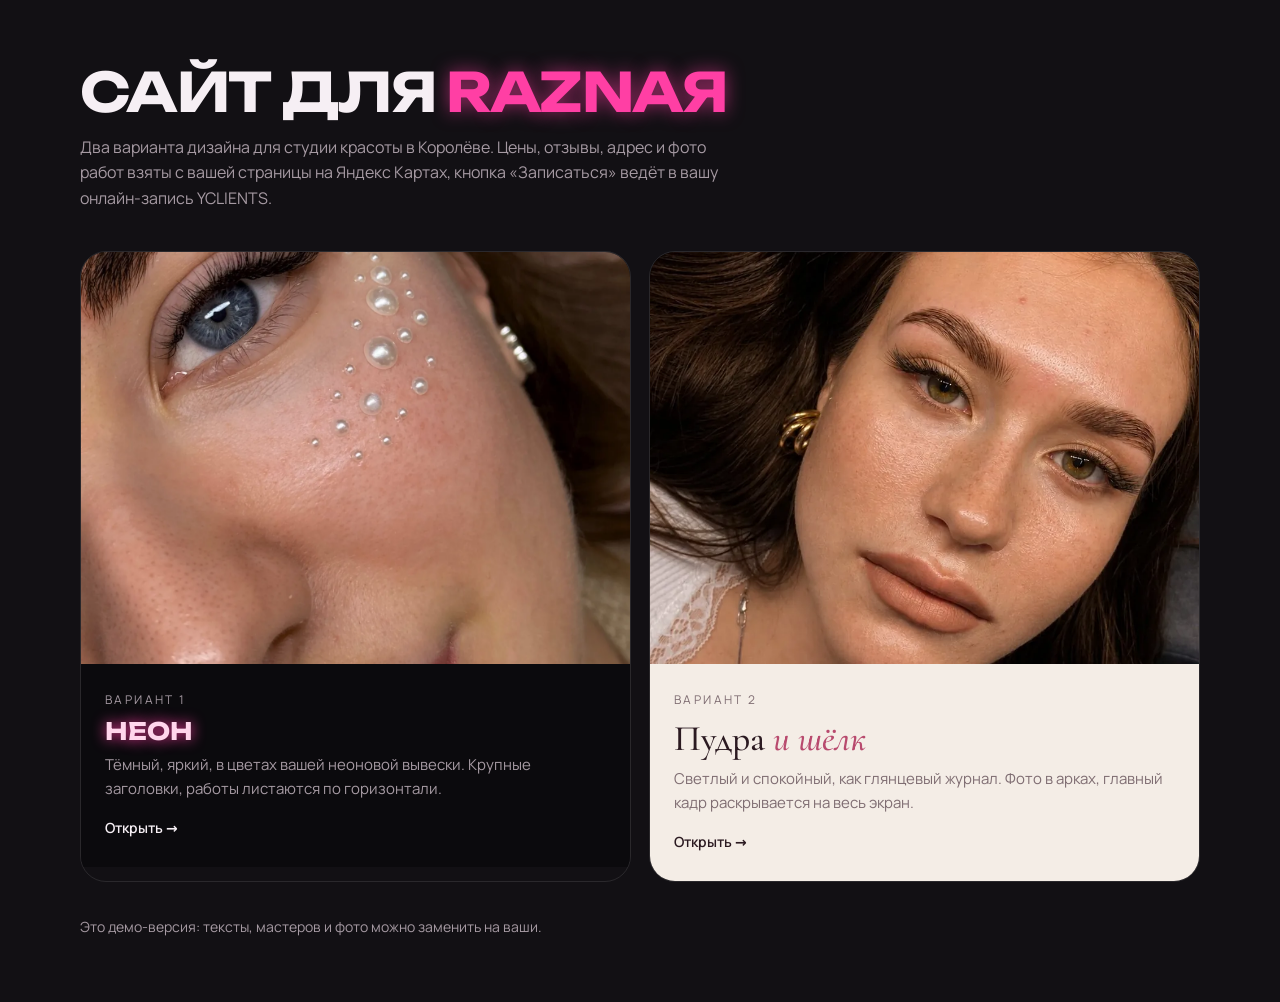
<file: index.html>
<!doctype html>
<html lang="ru">
<head>
<meta charset="utf-8">
<meta name="viewport" content="width=device-width, initial-scale=1">
<meta name="robots" content="noindex, nofollow">
<title>RAZNAЯ — два варианта сайта</title>
<link rel="icon" href="img/favicon.png">
<link rel="stylesheet" href="fonts/fonts.css">
<style>
  :root { --bg: #121014; --ink: #f6eff4; --muted: #a69aa3; color-scheme: dark; }
  * { box-sizing: border-box; margin: 0; padding: 0; }
  body { background: var(--bg); color: var(--ink); font: 400 16px/1.6 'Manrope', system-ui, sans-serif; min-height: 100vh; padding: clamp(28px, 5vw, 64px) 16px; }
  .wrap { max-width: 1120px; margin: 0 auto; }
  h1 { font: 700 clamp(28px, 4.4vw, 54px)/1.05 'Unbounded', sans-serif; text-transform: uppercase; letter-spacing: -.03em; margin-bottom: 14px; }
  h1 span { color: #ff3fa4; text-shadow: 0 0 18px rgba(255, 63, 164, .6); }
  .sub { color: var(--muted); max-width: 640px; margin-bottom: 40px; }
  .grid { display: grid; grid-template-columns: 1fr 1fr; gap: 18px; }
  .card { display: block; border-radius: 26px; overflow: hidden; color: inherit; text-decoration: none; border: 1px solid rgba(255, 255, 255, .1); transition: transform .35s, border-color .35s; }
  .card:hover { transform: translateY(-6px); border-color: rgba(255, 63, 164, .6); }
  .card__img { aspect-ratio: 4/3; overflow: hidden; position: relative; }
  .card__img img { width: 100%; height: 100%; object-fit: cover; transition: transform 1s; }
  .card:hover .card__img img { transform: scale(1.05); }
  .card__body { padding: 22px 24px 26px; }
  .card__body small { font-size: 12px; letter-spacing: .2em; text-transform: uppercase; color: var(--muted); }
  .card__body h2 { font-size: 30px; line-height: 1.15; margin: 6px 0 8px; }
  .card__body p { color: var(--muted); font-size: 15px; }
  .a .card__body { background: #0b0a0d; }
  .a h2 { font-family: 'Unbounded', sans-serif; text-transform: uppercase; font-size: 24px; color: #ffd6ec; text-shadow: 0 0 14px #ff3fa4; }
  .b .card__body { background: #f4ede6; color: #2b1a21; }
  .b .card__body p, .b .card__body small { color: #7f6d72; }
  .b h2 { font-family: 'Cormorant Garamond', serif; font-weight: 500; font-size: 36px; }
  .b h2 i { color: #b84a6e; }
  .go { display: inline-block; margin-top: 16px; font-weight: 600; font-size: 14px; }
  .note { margin-top: 34px; color: var(--muted); font-size: 14px; }
  @media (max-width: 720px) { .grid { grid-template-columns: 1fr; } }
</style>
</head>
<body>
  <div class="wrap">
    <h1>Сайт для <span>RAZNAЯ</span></h1>
    <p class="sub">Два варианта дизайна для студии красоты в Королёве. Цены, отзывы, адрес и фото работ взяты с вашей страницы на Яндекс Картах, кнопка «Записаться» ведёт в вашу онлайн-запись YCLIENTS.</p>
    <div class="grid">
      <a class="card a" href="a/index.html">
        <div class="card__img"><img src="img/face-pearls.webp" alt="Вариант «Неон»"></div>
        <div class="card__body"><small>Вариант 1</small><h2>Неон</h2><p>Тёмный, яркий, в цветах вашей неоновой вывески. Крупные заголовки, работы листаются по горизонтали.</p><span class="go">Открыть →</span></div>
      </a>
      <a class="card b" href="b/index.html">
        <div class="card__img"><img src="img/face-natural.webp" alt="Вариант «Пудра»"></div>
        <div class="card__body"><small>Вариант 2</small><h2>Пудра <i>и шёлк</i></h2><p>Светлый и спокойный, как глянцевый журнал. Фото в арках, главный кадр раскрывается на весь экран.</p><span class="go">Открыть →</span></div>
      </a>
    </div>
    <p class="note">Это демо-версия: тексты, мастеров и фото можно заменить на ваши.</p>
  </div>
</body>
</html>
</file>
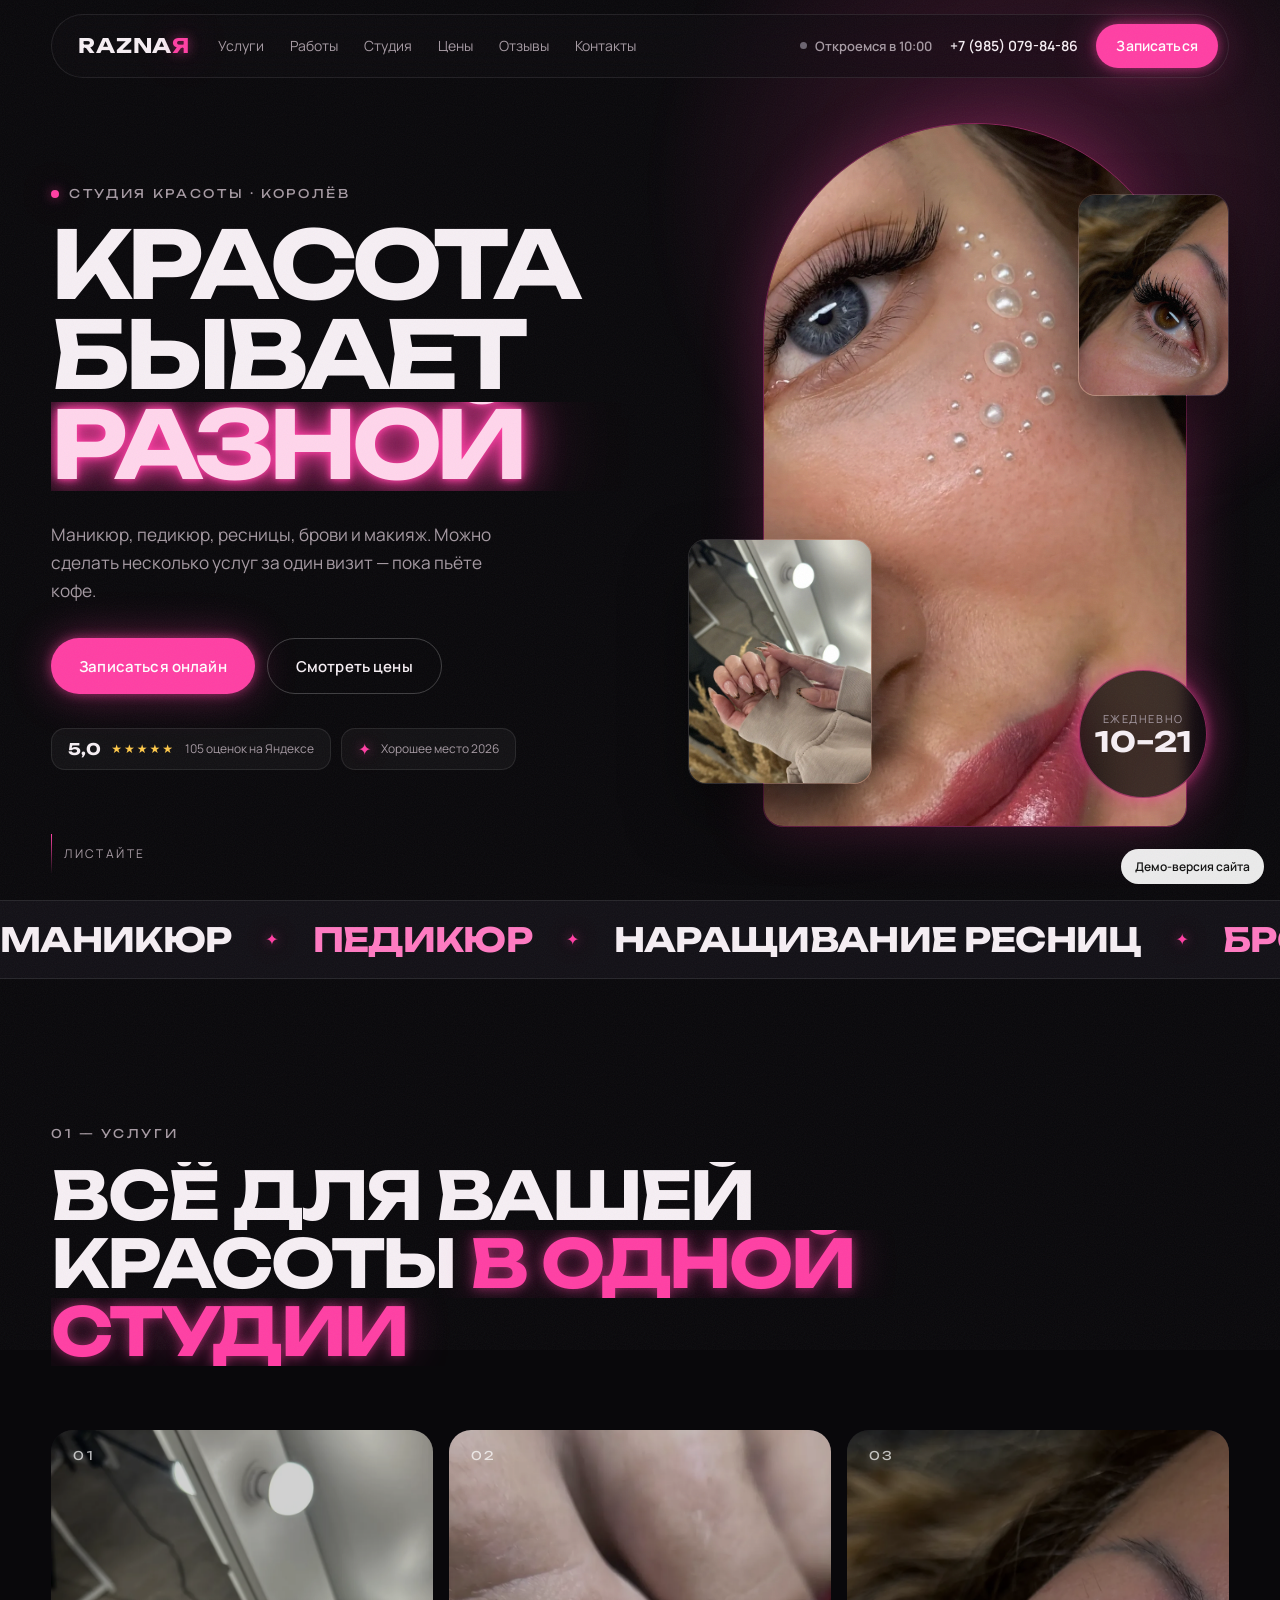
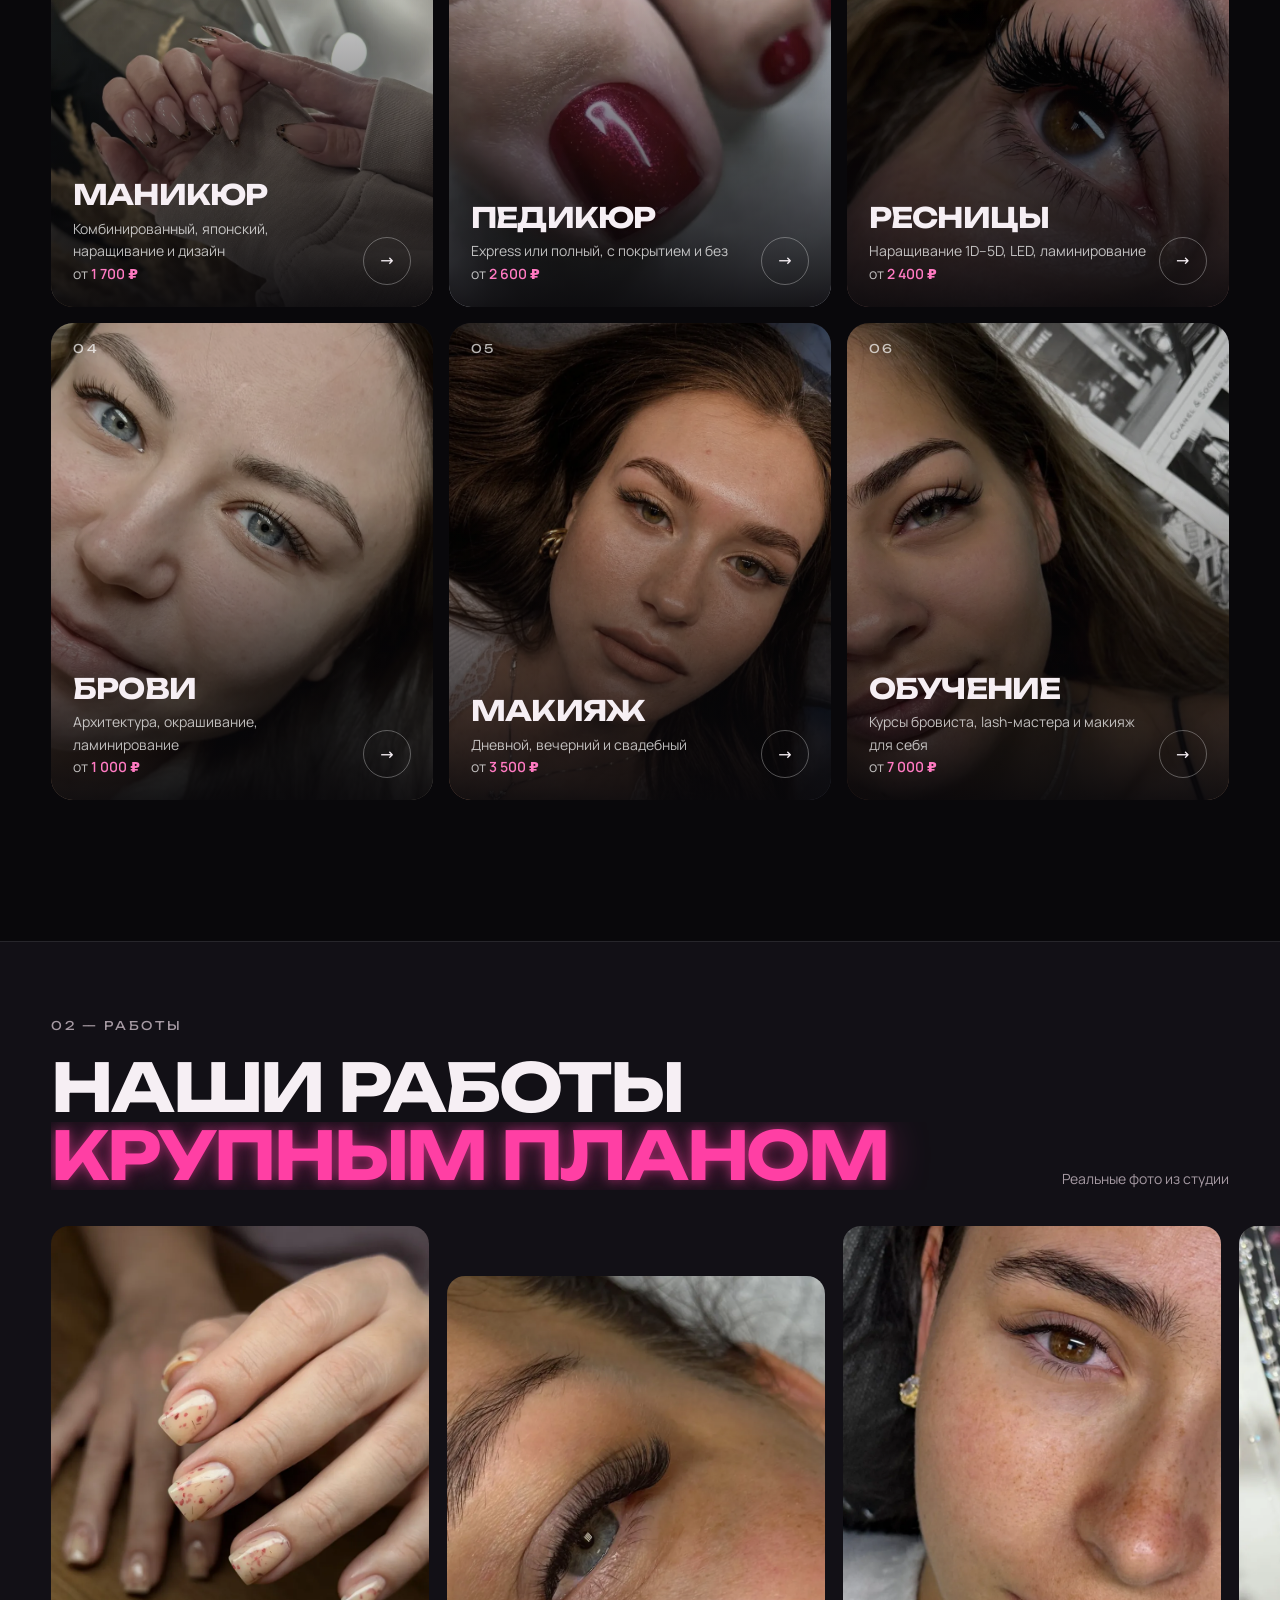
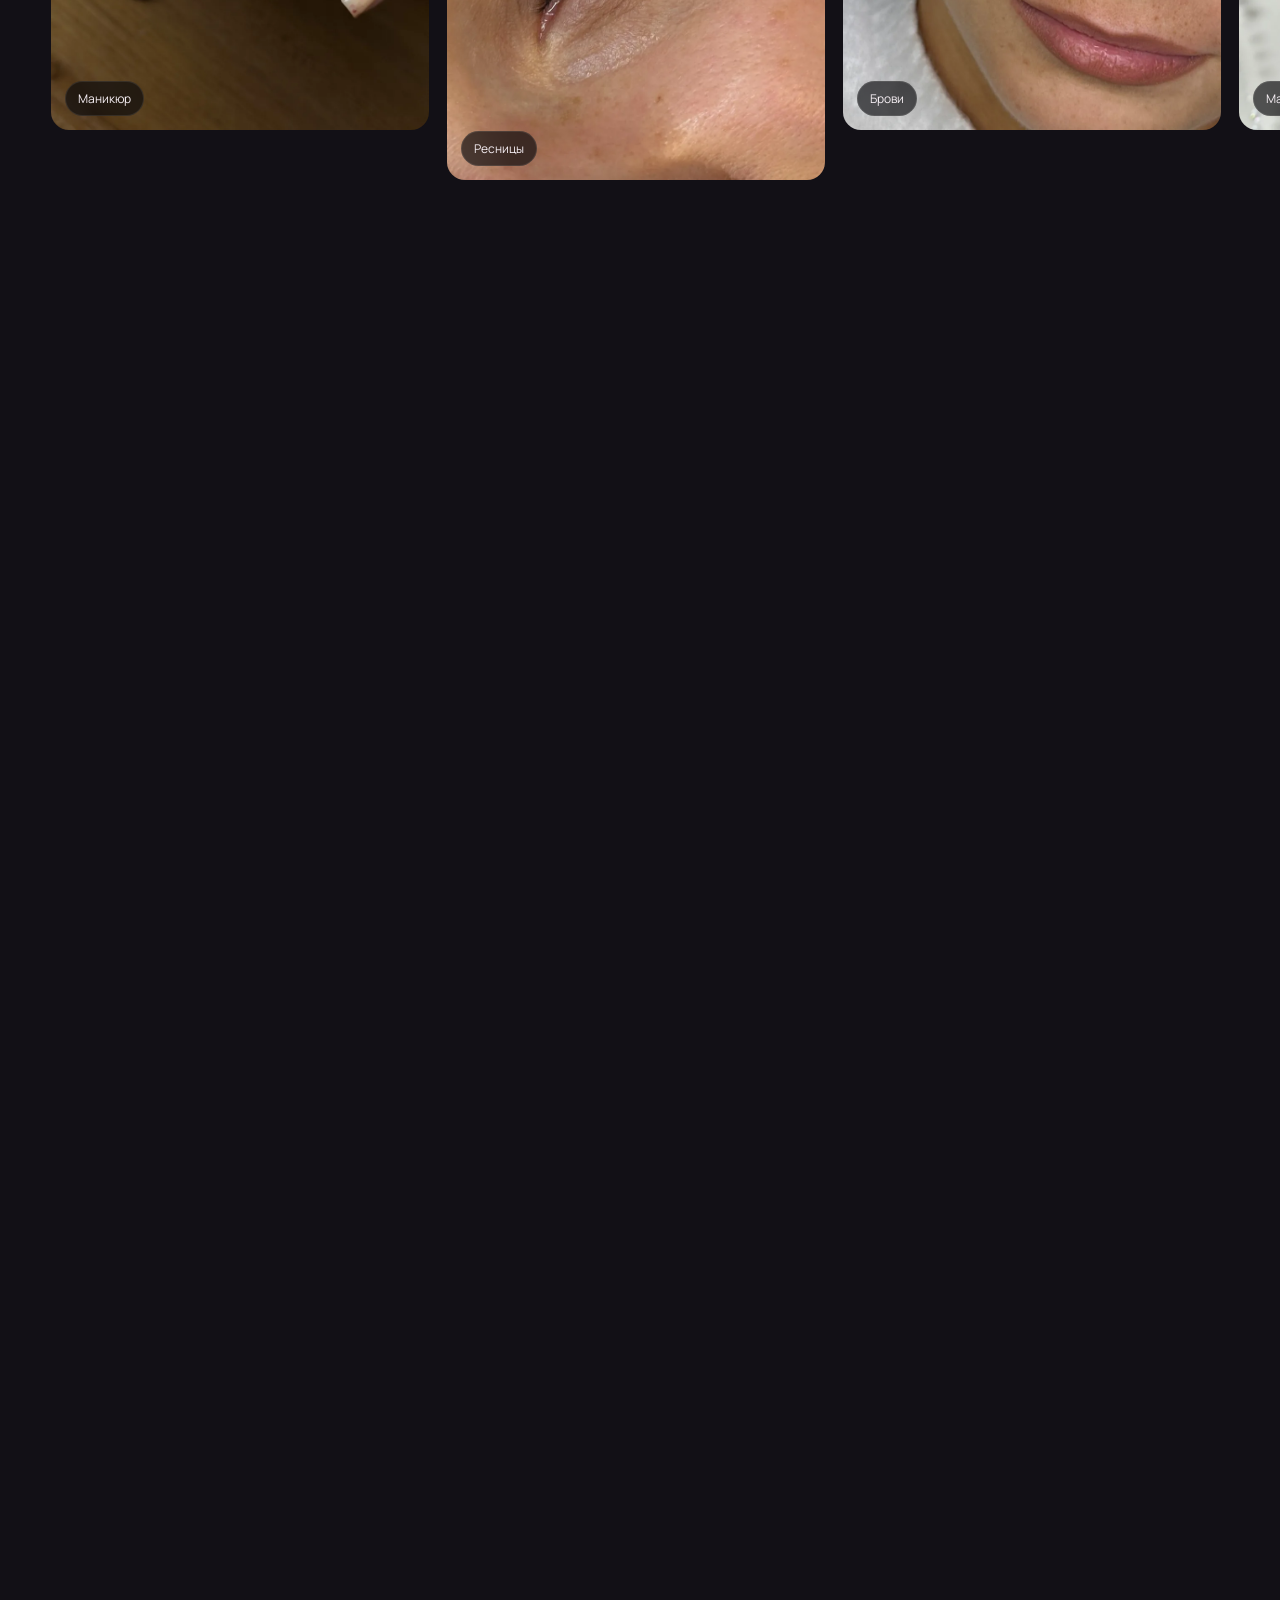
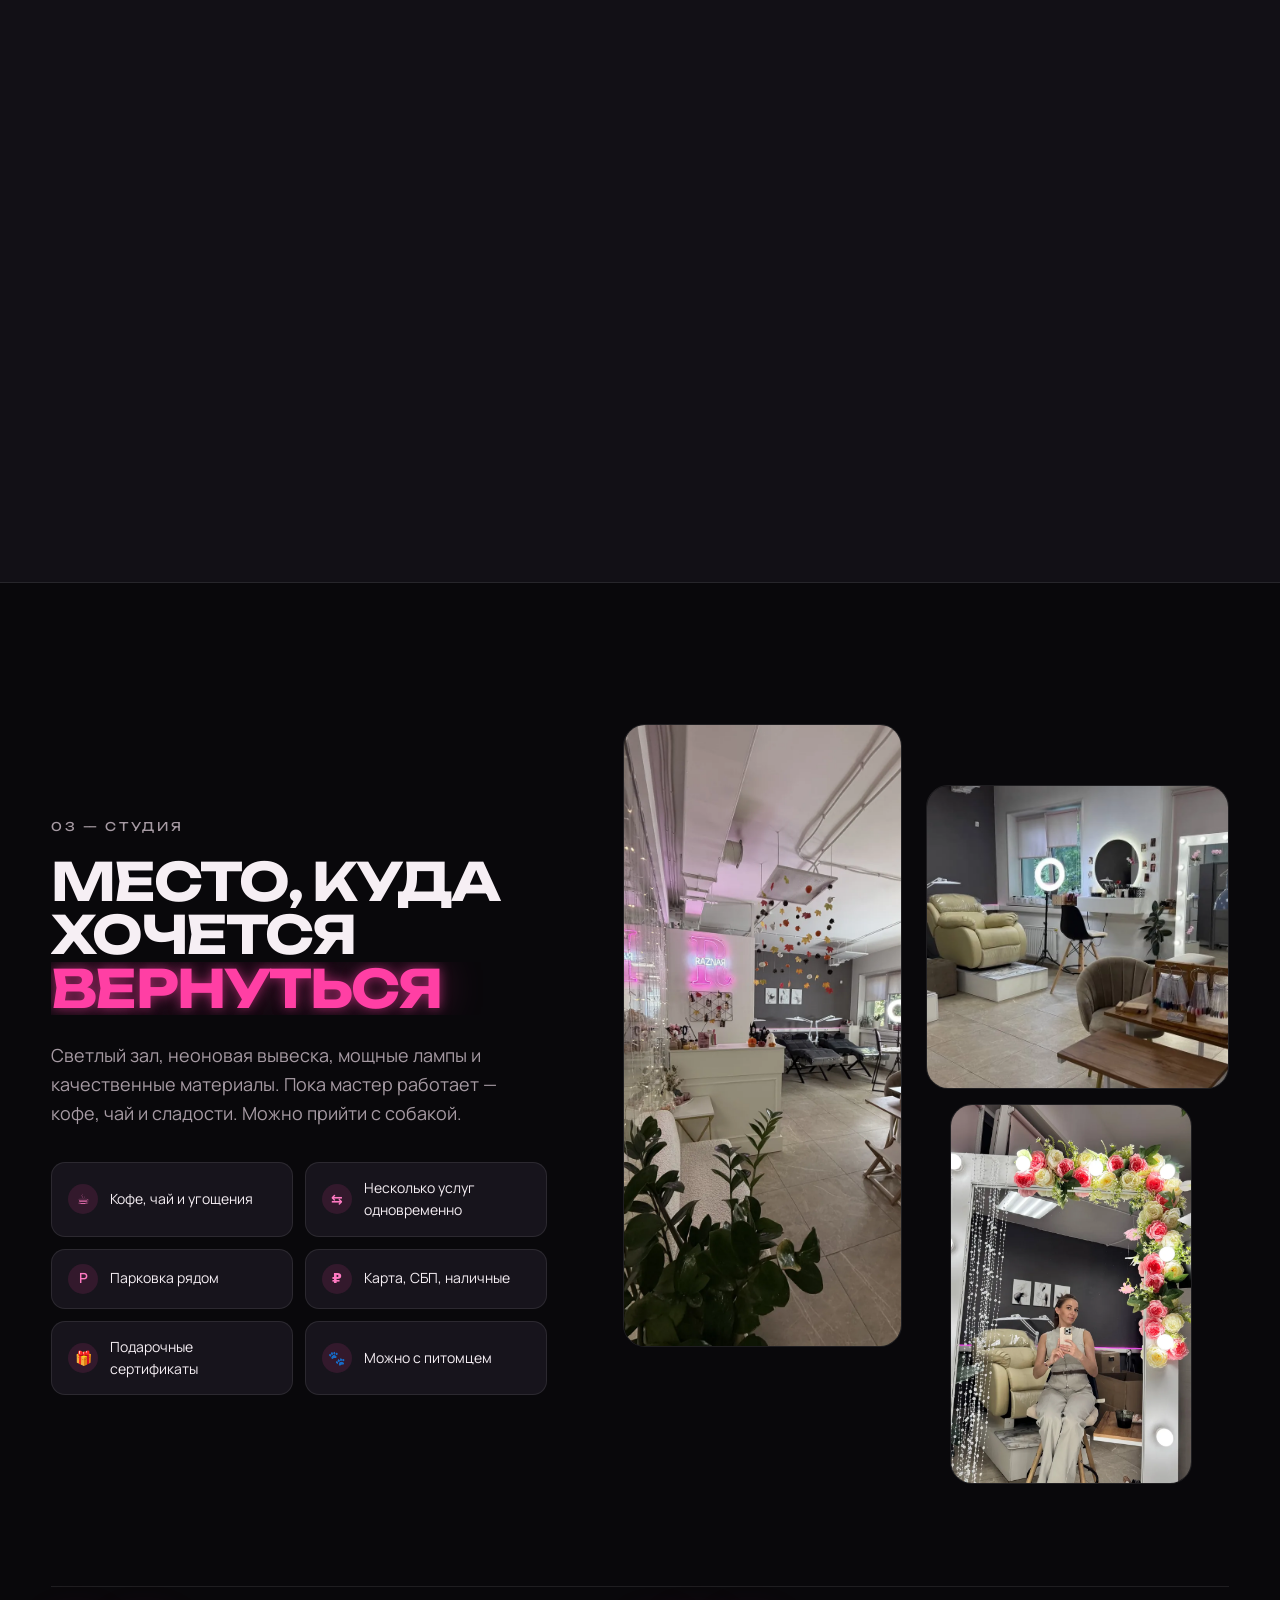
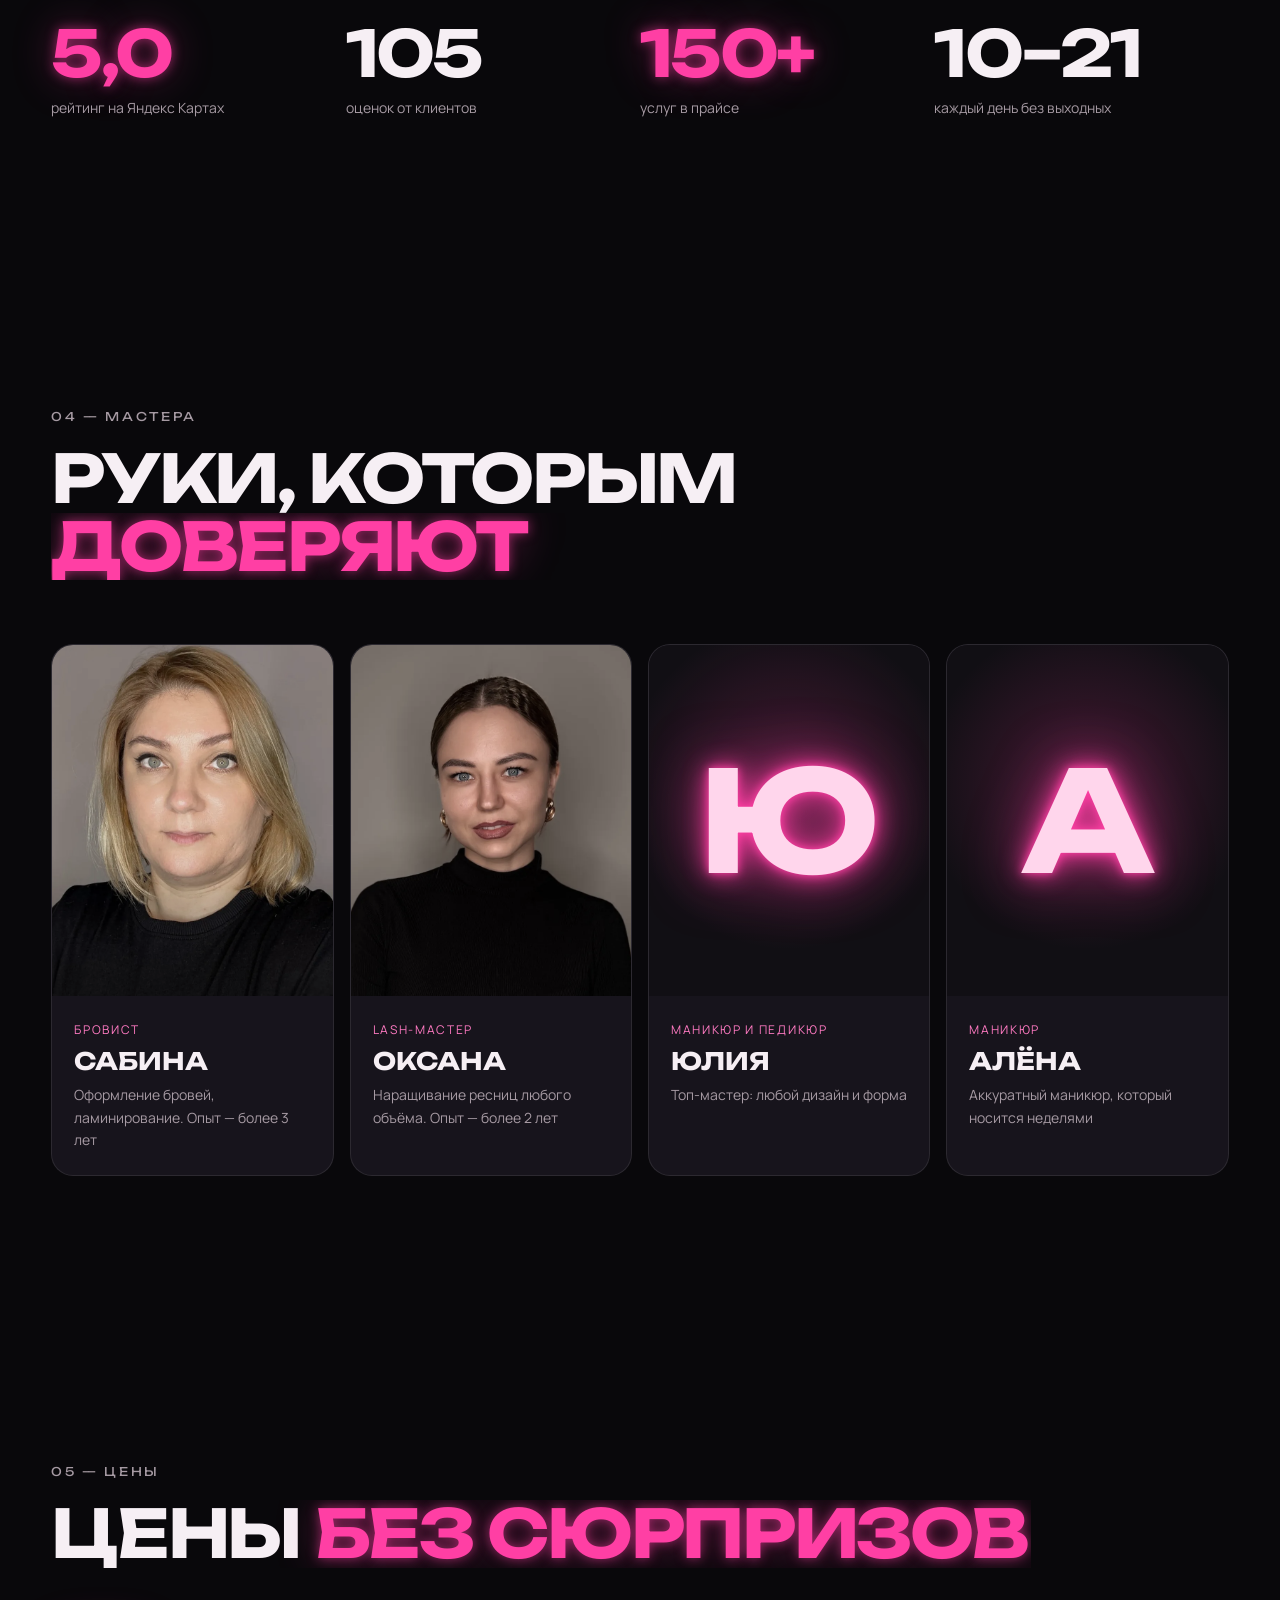
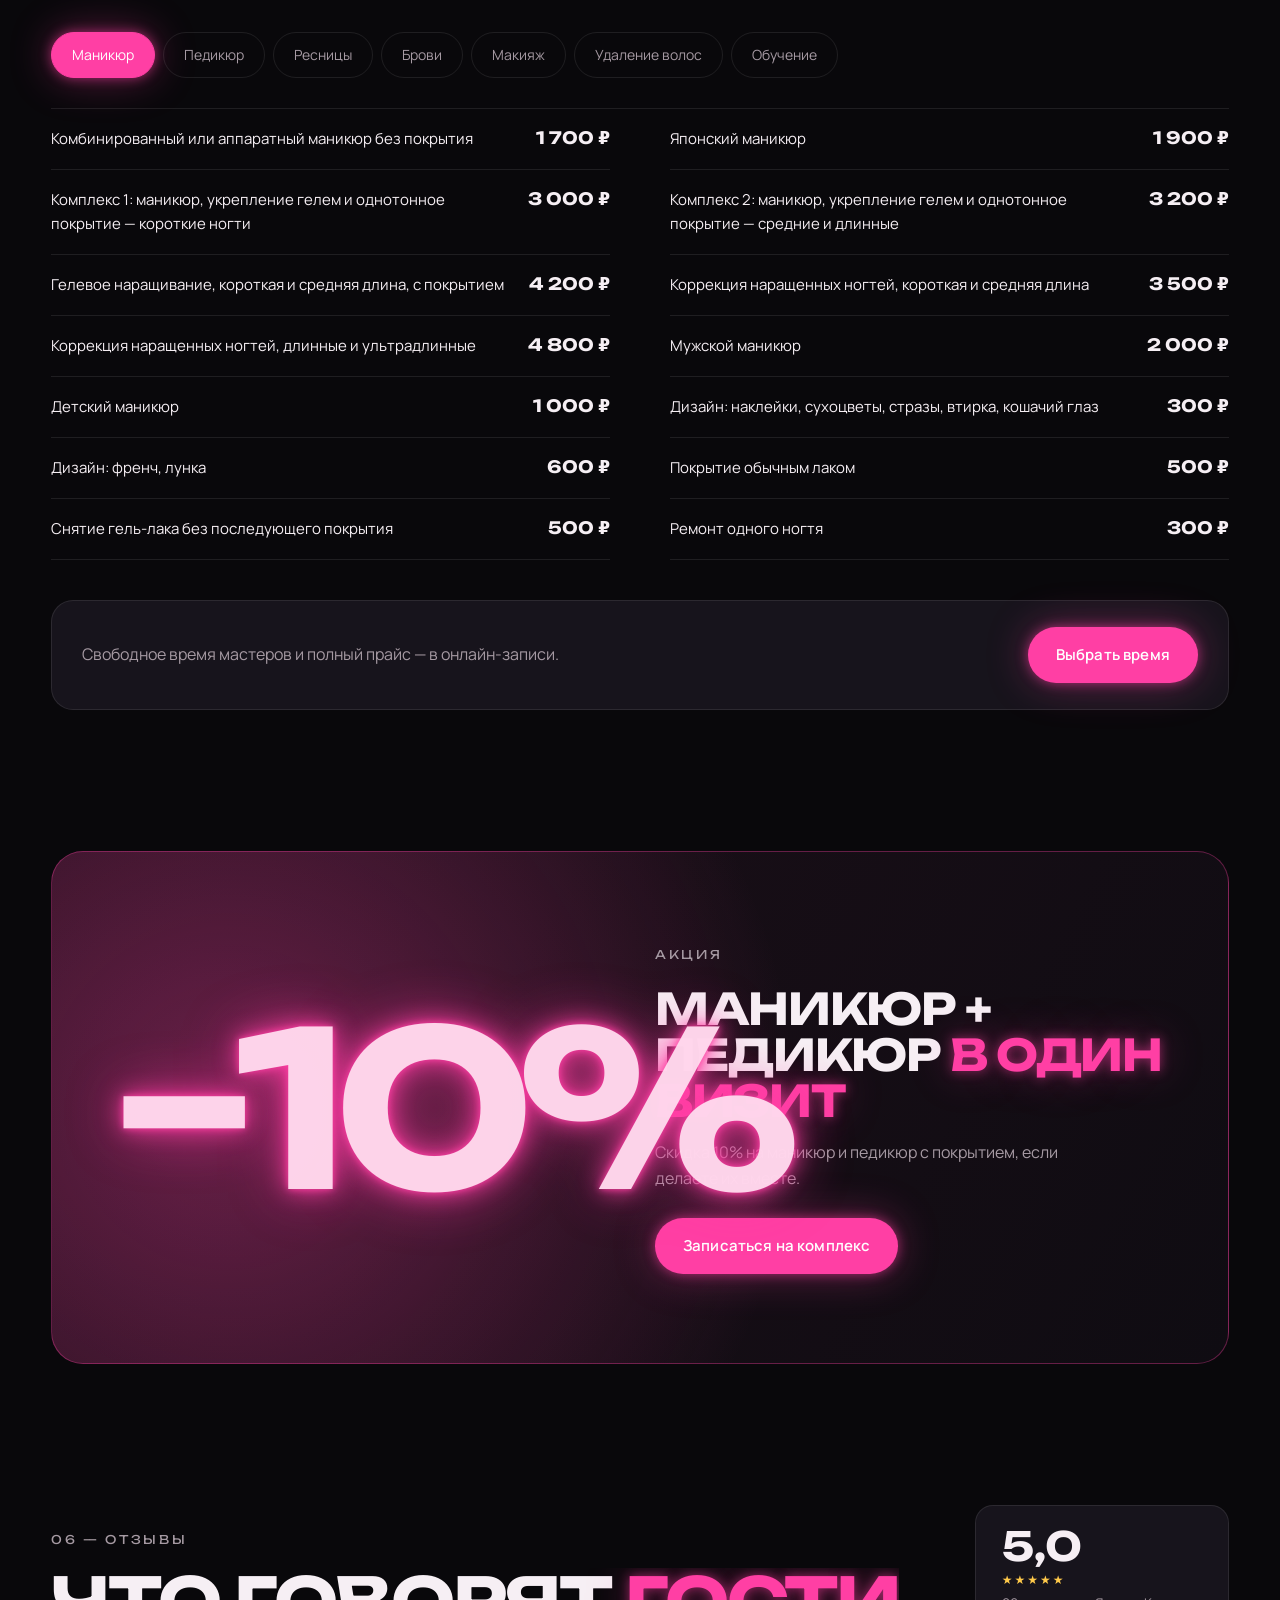
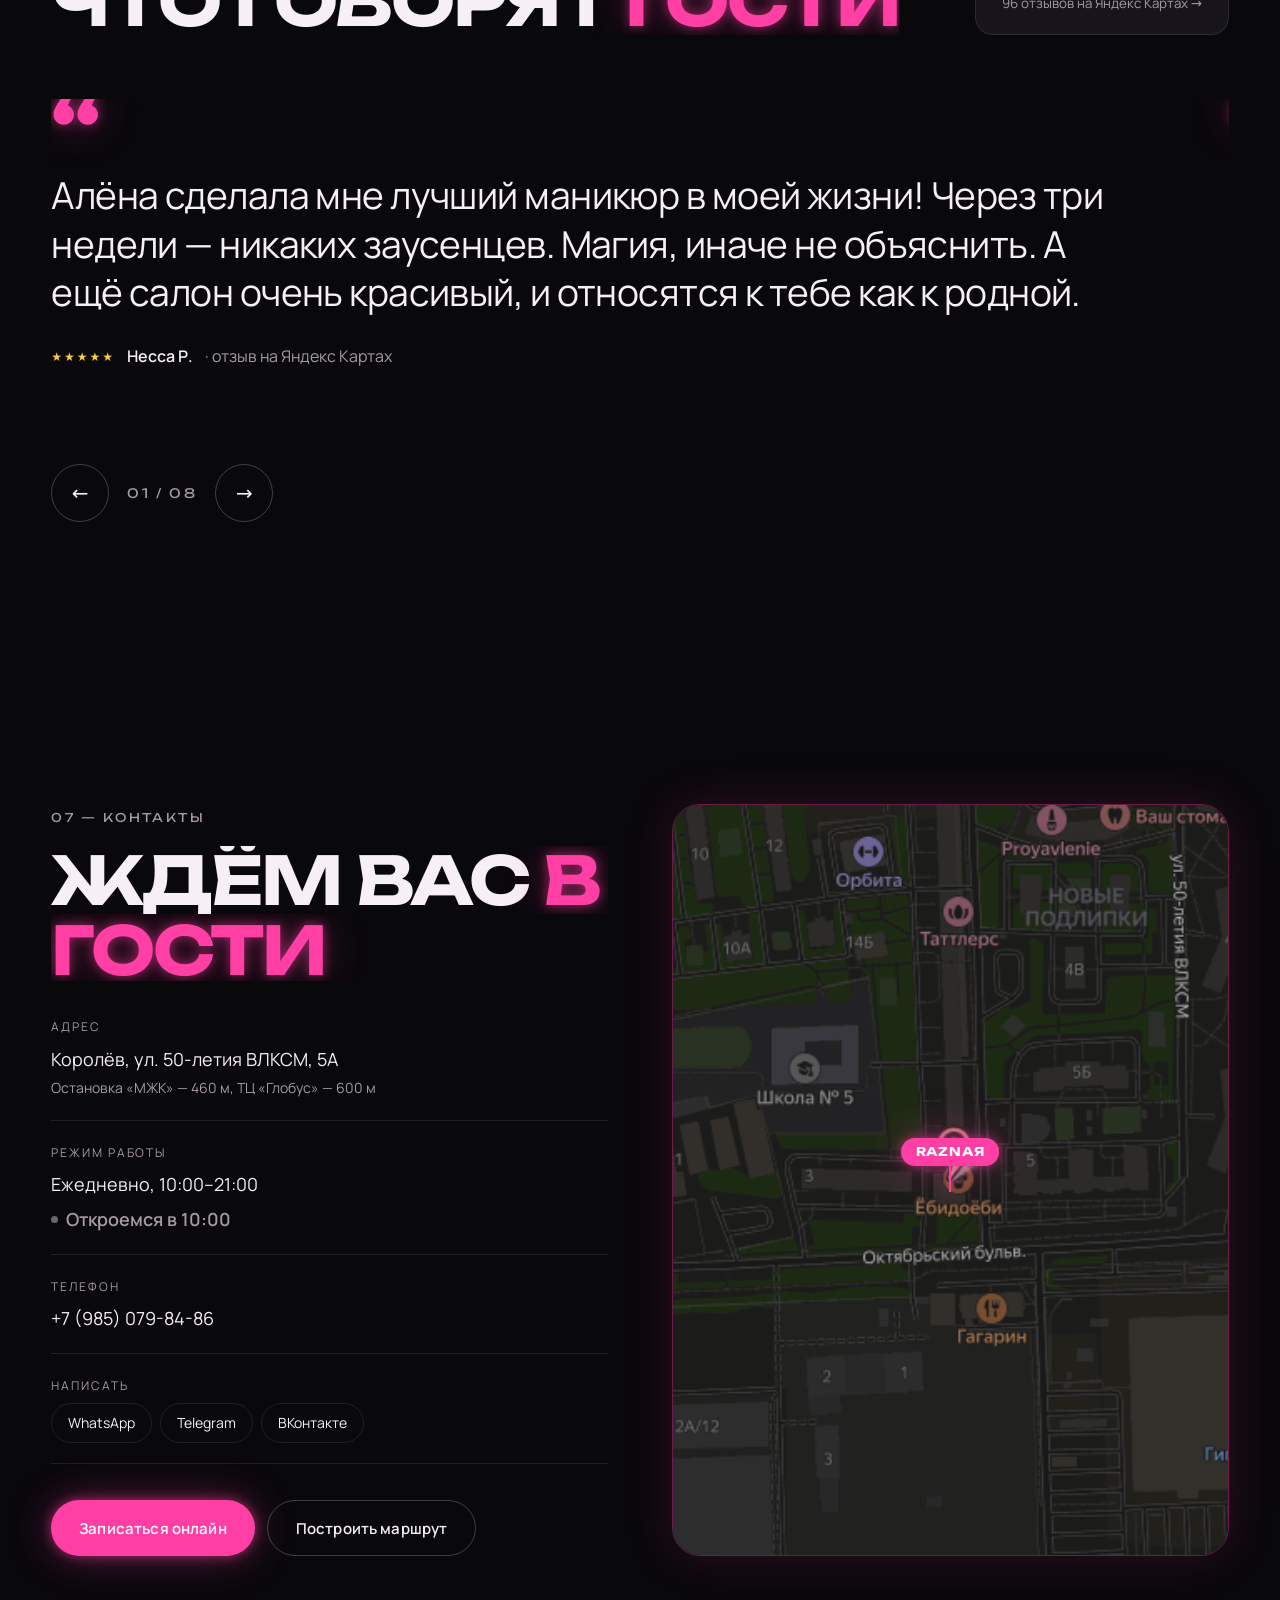
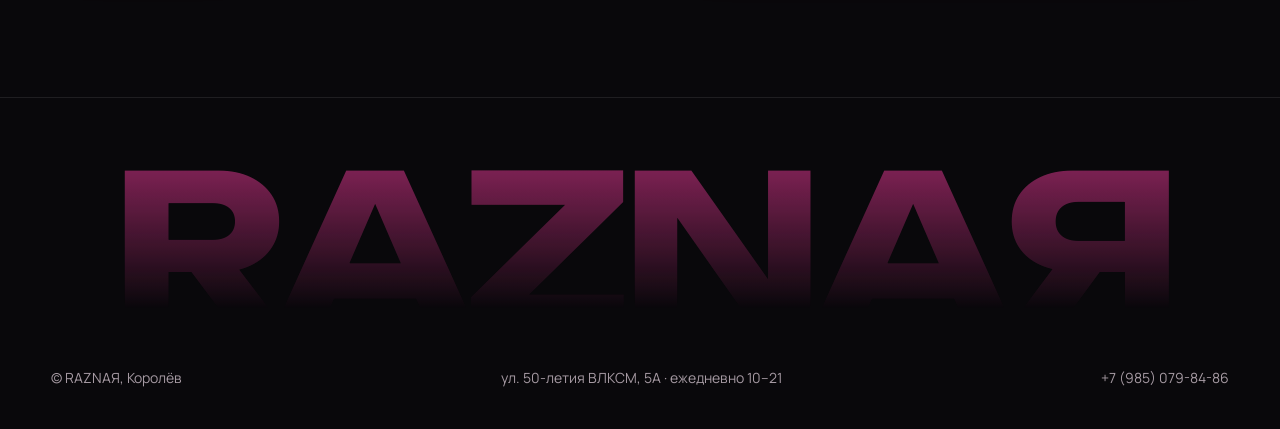
<file: a/index.html>
<!doctype html>
<html lang="ru">
<head>
<meta charset="utf-8">
<meta name="viewport" content="width=device-width, initial-scale=1">
<meta name="robots" content="noindex, nofollow">
<title>RAZNAЯ — студия красоты в Королёве</title>
<meta name="description" content="Маникюр, педикюр, ресницы, брови и макияж в Королёве. Ежедневно с 10 до 21. Онлайн-запись.">
<link rel="icon" href="../img/favicon.png">
<link rel="stylesheet" href="../fonts/fonts.css">
<link rel="stylesheet" href="style.css?v=1">
</head>
<body>

<div class="loader" id="loader" aria-hidden="true">
  <img class="loader__logo" src="../img/logo-neon.webp" alt="">
  <div class="loader__count"><span id="loadNum">0</span>%</div>
</div>

<div class="cursor-glow" aria-hidden="true"></div>
<div class="grain" aria-hidden="true"></div>

<header class="hdr" id="hdr">
  <a class="hdr__logo" href="#top" aria-label="RAZNAЯ — наверх">RAZNA<span>Я</span></a>
  <nav class="hdr__nav" aria-label="Разделы">
    <a href="#services">Услуги</a>
    <a href="#works">Работы</a>
    <a href="#studio">Студия</a>
    <a href="#prices">Цены</a>
    <a href="#reviews">Отзывы</a>
    <a href="#contacts">Контакты</a>
  </nav>
  <div class="hdr__right">
    <span class="status" data-status><i></i><b>—</b></span>
    <a class="hdr__phone" data-phone href="#"></a>
    <a class="btn btn--neon btn--sm" data-booking href="#">Записаться</a>
  </div>
  <button class="burger" id="burger" aria-label="Меню" aria-expanded="false"><span></span><span></span></button>
</header>

<div class="mnav" id="mnav">
  <a href="#services">Услуги</a><a href="#works">Работы</a><a href="#studio">Студия</a>
  <a href="#prices">Цены</a><a href="#reviews">Отзывы</a><a href="#contacts">Контакты</a>
</div>

<main id="top">

  <!-- HERO -->
  <section class="hero">
    <div class="hero__glow" aria-hidden="true"></div>
    <div class="hero__text">
      <p class="eyebrow"><span class="dot"></span>Студия красоты · Королёв</p>
      <h1 class="hero__title">
        <span class="line"><span>Красота</span></span>
        <span class="line"><span>бывает</span></span>
        <span class="line"><span class="neon-word">разной</span></span>
      </h1>
      <p class="hero__lead">Маникюр, педикюр, ресницы, брови и макияж. Можно сделать несколько услуг за один визит — пока пьёте кофе.</p>
      <div class="hero__cta">
        <a class="btn btn--neon" data-booking href="#">Записаться онлайн</a>
        <a class="btn btn--ghost" href="#prices">Смотреть цены</a>
      </div>
      <div class="hero__chips">
        <a class="chip" data-yandex href="#"><b>5,0</b><span class="stars">★★★★★</span><small>105 оценок на Яндексе</small></a>
        <span class="chip chip--award"><b>✦</b><small>Хорошее место 2026</small></span>
      </div>
    </div>
    <div class="hero__media">
      <figure class="hero__main"><img src="../img/face-pearls.webp" alt="Макияж со стразами — работа студии RAZNAЯ"></figure>
      <figure class="hero__float hero__float--1"><img src="../img/nails-03.webp" alt="Маникюр — работа студии"></figure>
      <figure class="hero__float hero__float--2"><img src="../img/lash-03.webp" alt="Наращивание ресниц — работа студии"></figure>
      <div class="hero__badge"><span>Ежедневно</span><b>10–21</b></div>
    </div>
    <a class="hero__scroll" href="#services" aria-label="Листать вниз"><span></span>Листайте</a>
  </section>

  <div class="marquee" aria-hidden="true">
    <div class="marquee__track">
      <span>Маникюр</span><i>✦</i><span>Педикюр</span><i>✦</i><span>Наращивание ресниц</span><i>✦</i><span>Брови</span><i>✦</i><span>Ламинирование</span><i>✦</i><span>Макияж</span><i>✦</i><span>Обучение</span><i>✦</i>
      <span>Маникюр</span><i>✦</i><span>Педикюр</span><i>✦</i><span>Наращивание ресниц</span><i>✦</i><span>Брови</span><i>✦</i><span>Ламинирование</span><i>✦</i><span>Макияж</span><i>✦</i><span>Обучение</span><i>✦</i>
    </div>
  </div>

  <!-- SERVICES -->
  <section class="sec services" id="services">
    <div class="sec__head">
      <p class="eyebrow">01 — Услуги</p>
      <h2 class="h2 split">Всё для вашей красоты <em>в одной студии</em></h2>
    </div>
    <div class="svc-grid" id="svcGrid"></div>
  </section>

  <!-- WORKS: pinned horizontal scroll on desktop -->
  <section class="works" id="works">
    <div class="works__pin">
      <div class="works__head">
        <p class="eyebrow">02 — Работы</p>
        <h2 class="h2 split">Наши работы <em>крупным планом</em></h2>
        <p class="works__hint">Реальные фото из студии</p>
      </div>
      <div class="works__track" id="worksTrack"></div>
      <div class="works__bar"><span id="worksBar"></span></div>
    </div>
  </section>

  <!-- STUDIO -->
  <section class="sec studio" id="studio">
    <div class="studio__grid">
      <div class="studio__text">
        <p class="eyebrow">03 — Студия</p>
        <h2 class="h2 split">Место, куда хочется <em>вернуться</em></h2>
        <p class="lead">Светлый зал, неоновая вывеска, мощные лампы и качественные материалы. Пока мастер работает — кофе, чай и сладости. Можно прийти с собакой.</p>
        <ul class="perks">
          <li><b>☕</b>Кофе, чай и угощения</li>
          <li><b>⇆</b>Несколько услуг одновременно</li>
          <li><b>P</b>Парковка рядом</li>
          <li><b>₽</b>Карта, СБП, наличные</li>
          <li><b>🎁</b>Подарочные сертификаты</li>
          <li><b>🐾</b>Можно с питомцем</li>
        </ul>
      </div>
      <div class="studio__media">
        <figure class="ph ph--tall" data-speed="-0.12"><img src="../img/room-01.webp" alt="Зал студии с неоновой вывеской RAZNAЯ" loading="lazy"></figure>
        <figure class="ph ph--wide" data-speed="0.1"><img src="../img/room-06.webp" alt="Зона педикюра" loading="lazy"></figure>
        <figure class="ph ph--sq" data-speed="-0.05"><img src="../img/room-09.webp" alt="Фотозона с цветами" loading="lazy"></figure>
      </div>
    </div>
    <div class="stats">
      <div class="stat"><b data-count="5" data-dec="1">5,0</b><span>рейтинг на Яндекс Картах</span></div>
      <div class="stat"><b data-count="105">105</b><span>оценок от клиентов</span></div>
      <div class="stat"><b data-count="150" data-plus>150+</b><span>услуг в прайсе</span></div>
      <div class="stat"><b>10–21</b><span>каждый день без выходных</span></div>
    </div>
  </section>

  <!-- MASTERS -->
  <section class="sec masters" id="masters">
    <div class="sec__head">
      <p class="eyebrow">04 — Мастера</p>
      <h2 class="h2 split">Руки, которым <em>доверяют</em></h2>
    </div>
    <div class="masters__grid" id="mastersGrid"></div>
  </section>

  <!-- PRICES -->
  <section class="sec prices" id="prices">
    <div class="sec__head">
      <p class="eyebrow">05 — Цены</p>
      <h2 class="h2 split">Цены <em>без сюрпризов</em></h2>
    </div>
    <div class="tabs" role="tablist" id="priceTabs"></div>
    <div class="plist" id="priceList"></div>
    <div class="prices__foot">
      <p>Свободное время мастеров и полный прайс — в онлайн-записи.</p>
      <a class="btn btn--neon" data-booking href="#">Выбрать время</a>
    </div>
  </section>

  <!-- PROMO -->
  <section class="promo">
    <div class="promo__big" aria-hidden="true">−10%</div>
    <div class="promo__text">
      <p class="eyebrow">Акция</p>
      <h3>Маникюр + педикюр <em>в один визит</em></h3>
      <p>Скидка 10% на маникюр и педикюр с покрытием, если делаете их вместе.</p>
      <a class="btn btn--neon" data-booking href="#">Записаться на комплекс</a>
    </div>
  </section>

  <!-- REVIEWS -->
  <section class="sec reviews" id="reviews">
    <div class="sec__head sec__head--row">
      <div>
        <p class="eyebrow">06 — Отзывы</p>
        <h2 class="h2 split">Что говорят <em>гости</em></h2>
      </div>
      <a class="rating-card" data-yandex href="#">
        <b>5,0</b><span class="stars">★★★★★</span><small>96 отзывов на Яндекс Картах →</small>
      </a>
    </div>
    <div class="rv" id="rv">
      <div class="rv__track" id="rvTrack"></div>
      <div class="rv__ctrl">
        <button class="rv__btn" id="rvPrev" aria-label="Предыдущий отзыв">←</button>
        <span class="rv__num" id="rvNum">01 / 08</span>
        <button class="rv__btn" id="rvNext" aria-label="Следующий отзыв">→</button>
      </div>
    </div>
  </section>

  <!-- CONTACTS -->
  <section class="sec contacts" id="contacts">
    <div class="contacts__grid">
      <div class="contacts__text">
        <p class="eyebrow">07 — Контакты</p>
        <h2 class="h2 split">Ждём вас <em>в гости</em></h2>
        <dl class="cinfo">
          <div><dt>Адрес</dt><dd data-address></dd><dd class="muted" data-near></dd></div>
          <div><dt>Режим работы</dt><dd>Ежедневно, 10:00–21:00</dd><dd class="status status--inline" data-status><i></i><b>—</b></dd></div>
          <div><dt>Телефон</dt><dd><a data-phone href="#"></a></dd></div>
          <div><dt>Написать</dt><dd class="msgr">
            <a data-wa href="#">WhatsApp</a><a data-tg href="#">Telegram</a><a data-vk href="#">ВКонтакте</a>
          </dd></div>
        </dl>
        <div class="contacts__cta">
          <a class="btn btn--neon" data-booking href="#">Записаться онлайн</a>
          <a class="btn btn--ghost" data-route href="#">Построить маршрут</a>
        </div>
      </div>
      <a class="map" data-yandex href="#" aria-label="Открыть на Яндекс Картах">
        <img src="../img/map.png" alt="Карта: Королёв, ул. 50-летия ВЛКСМ, 5А" loading="lazy">
        <span class="map__pin">RAZNAЯ</span>
      </a>
    </div>
  </section>
</main>

<footer class="ftr">
  <div class="ftr__word" aria-hidden="true">RAZNAЯ</div>
  <div class="ftr__row">
    <span>© RAZNAЯ, Королёв</span>
    <span>ул. 50-летия ВЛКСМ, 5А · ежедневно 10–21</span>
    <a data-phone href="#"></a>
  </div>
</footer>

<div class="mbar">
  <a class="mbar__call" data-phone-icon href="#">Позвонить</a>
  <a class="mbar__book" data-booking href="#">Записаться</a>
</div>

<div class="demo-badge">Демо-версия сайта</div>

<script src="../data.js?v=1"></script>
<script src="../vendor/gsap.min.js"></script>
<script src="../vendor/ScrollTrigger.min.js"></script>
<script src="../vendor/SplitText.min.js"></script>
<script src="main.js?v=1"></script>
</body>
</html>
</file>
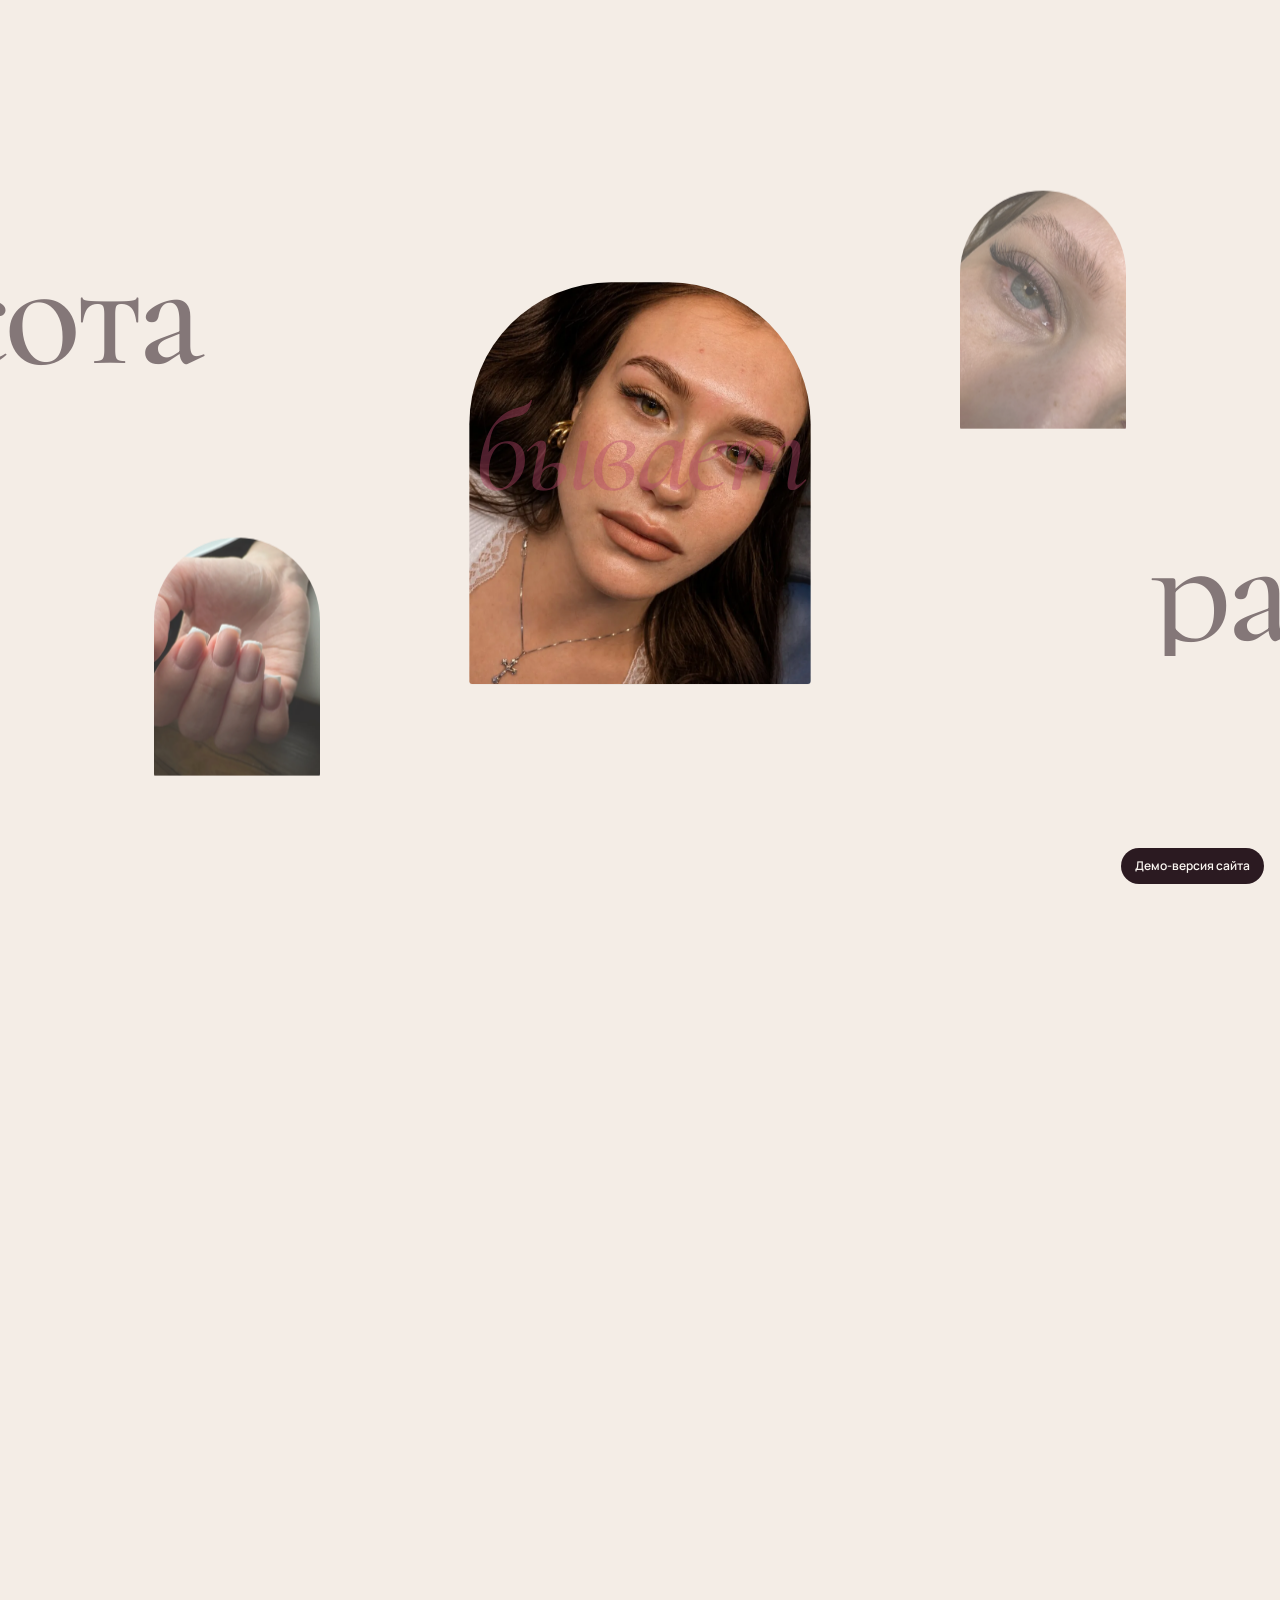
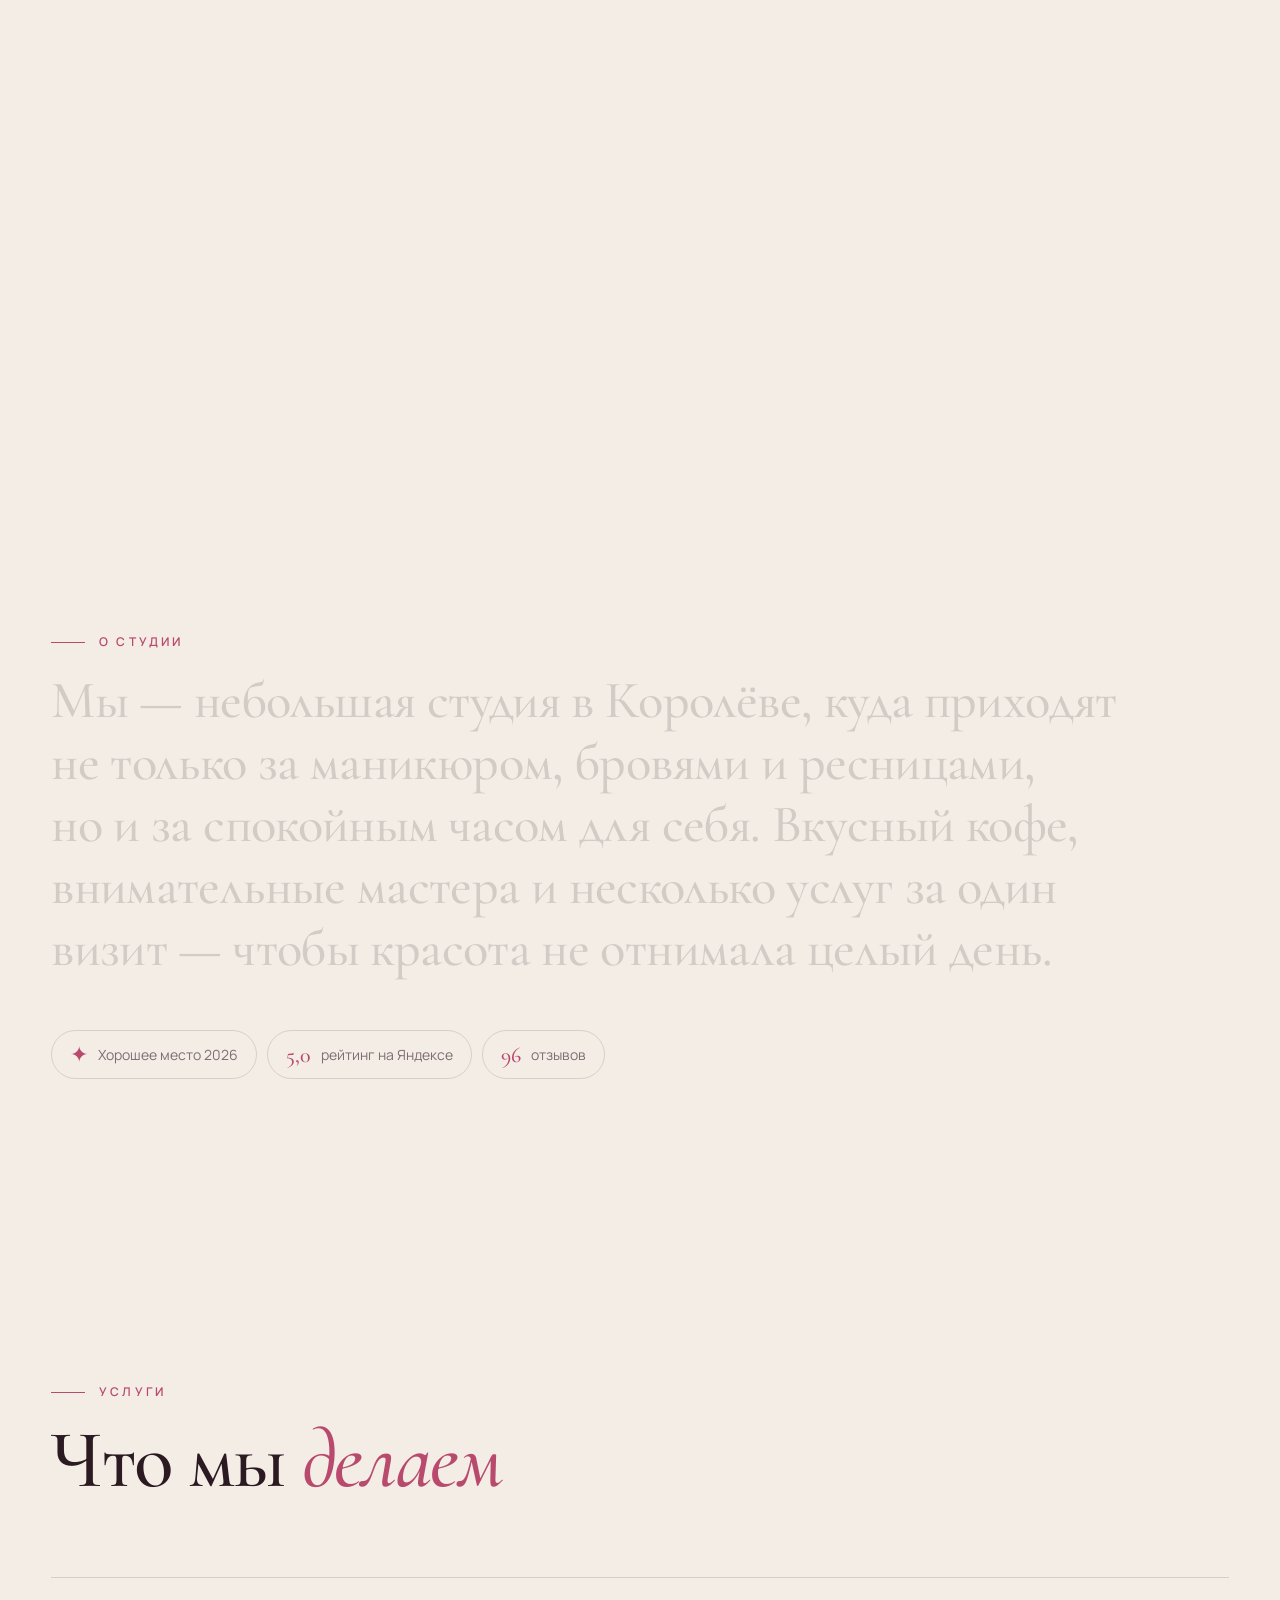
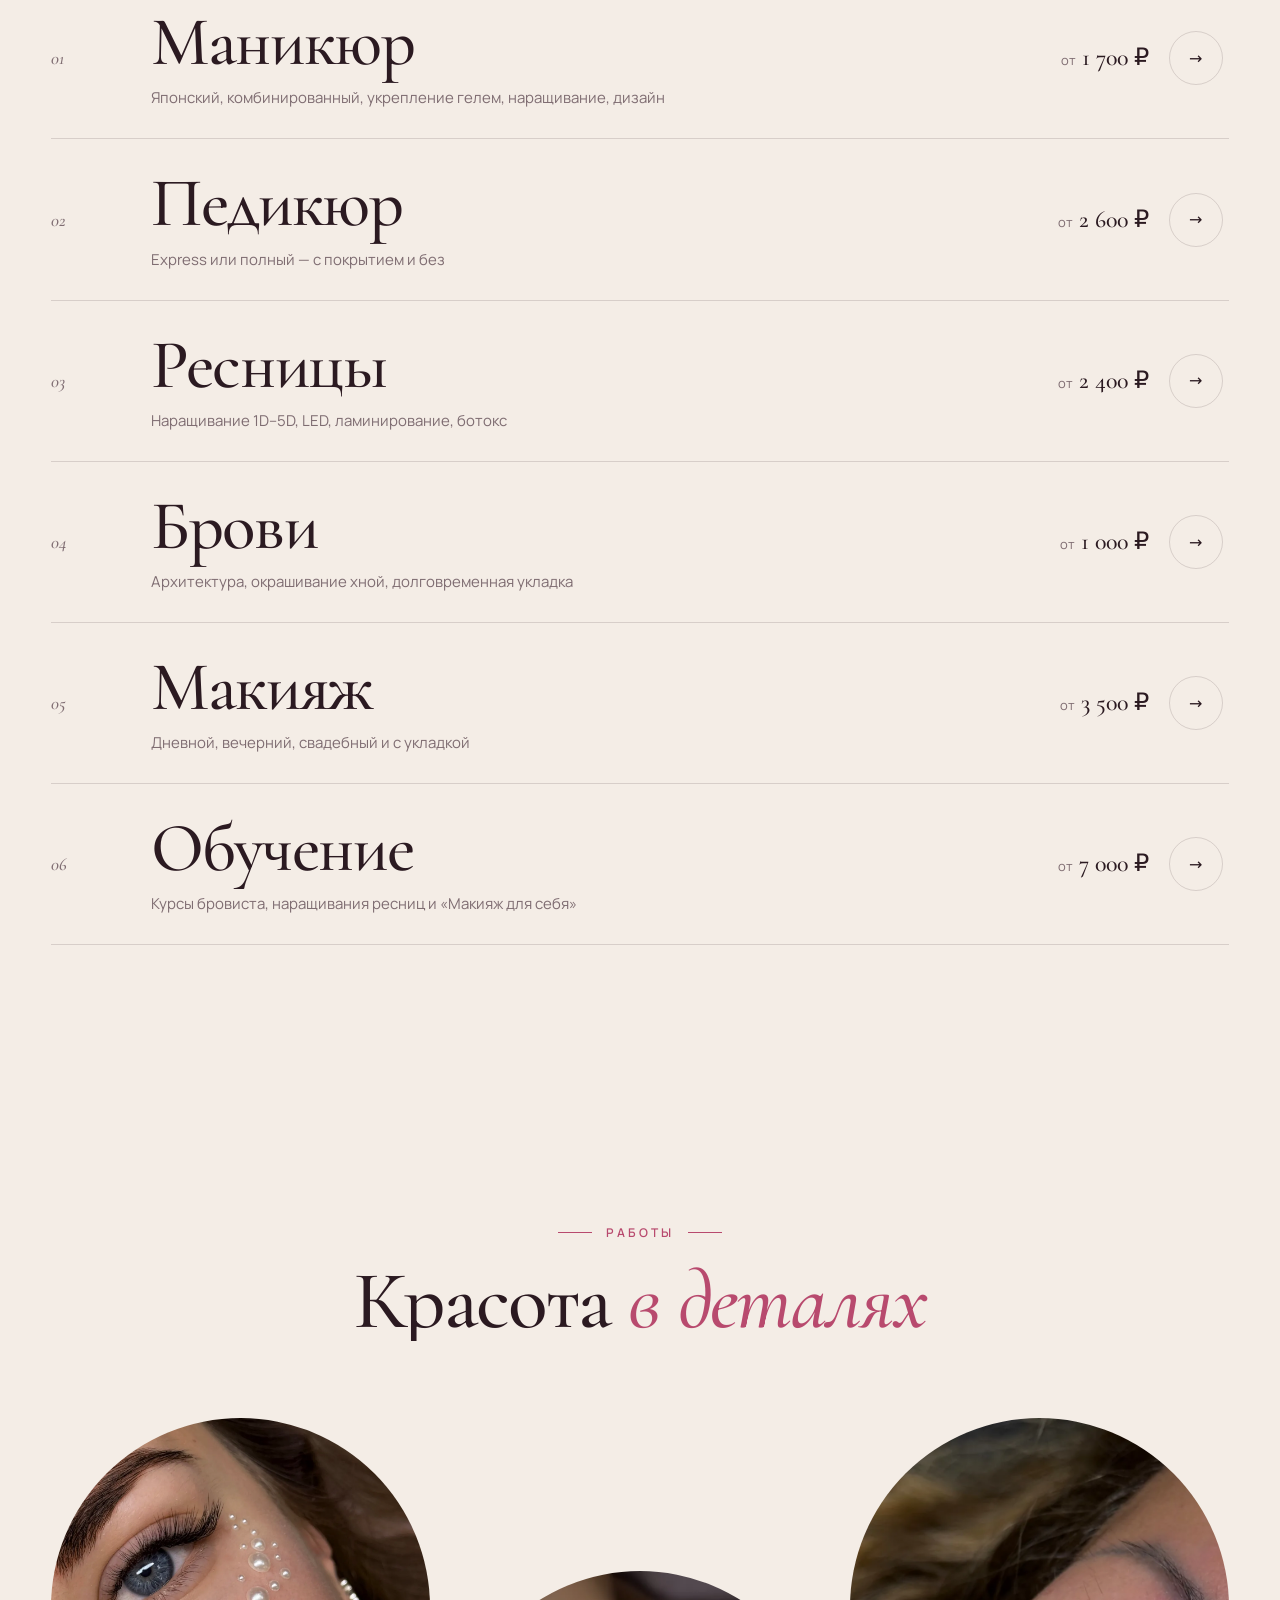
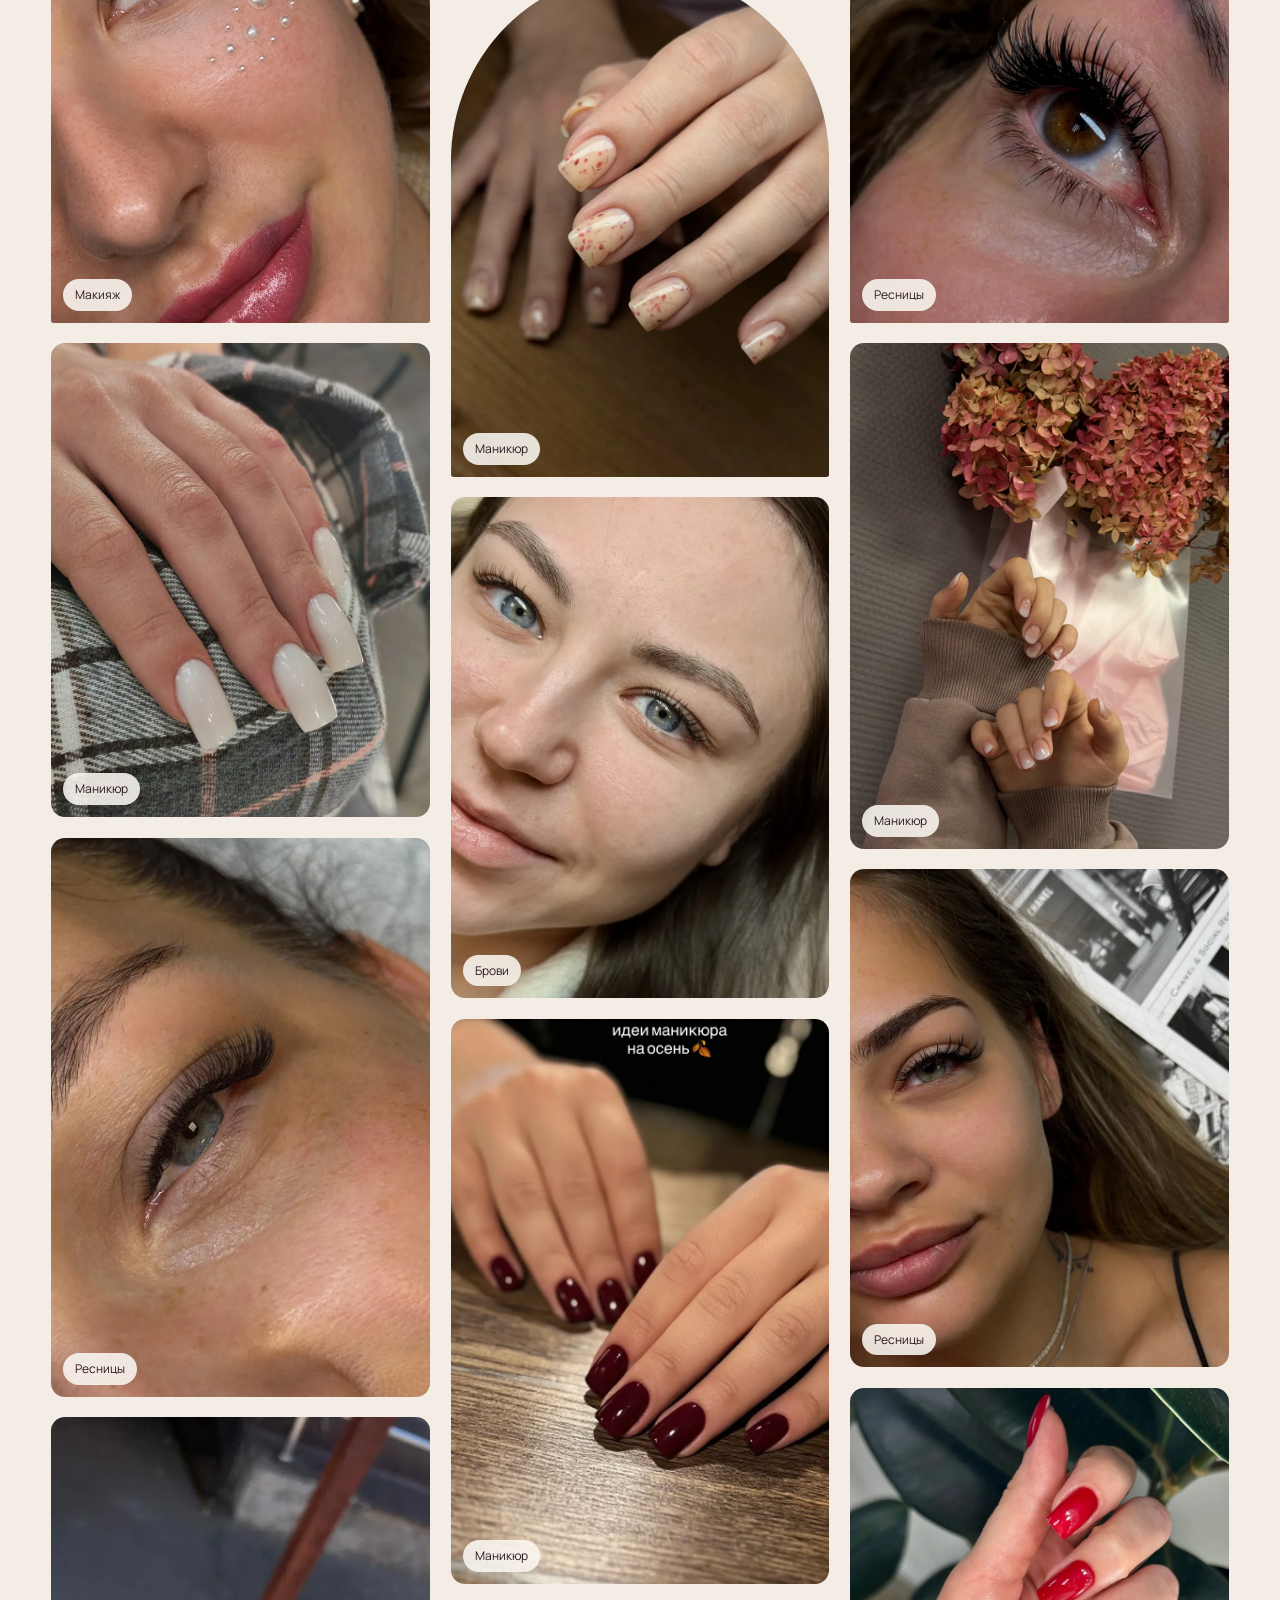
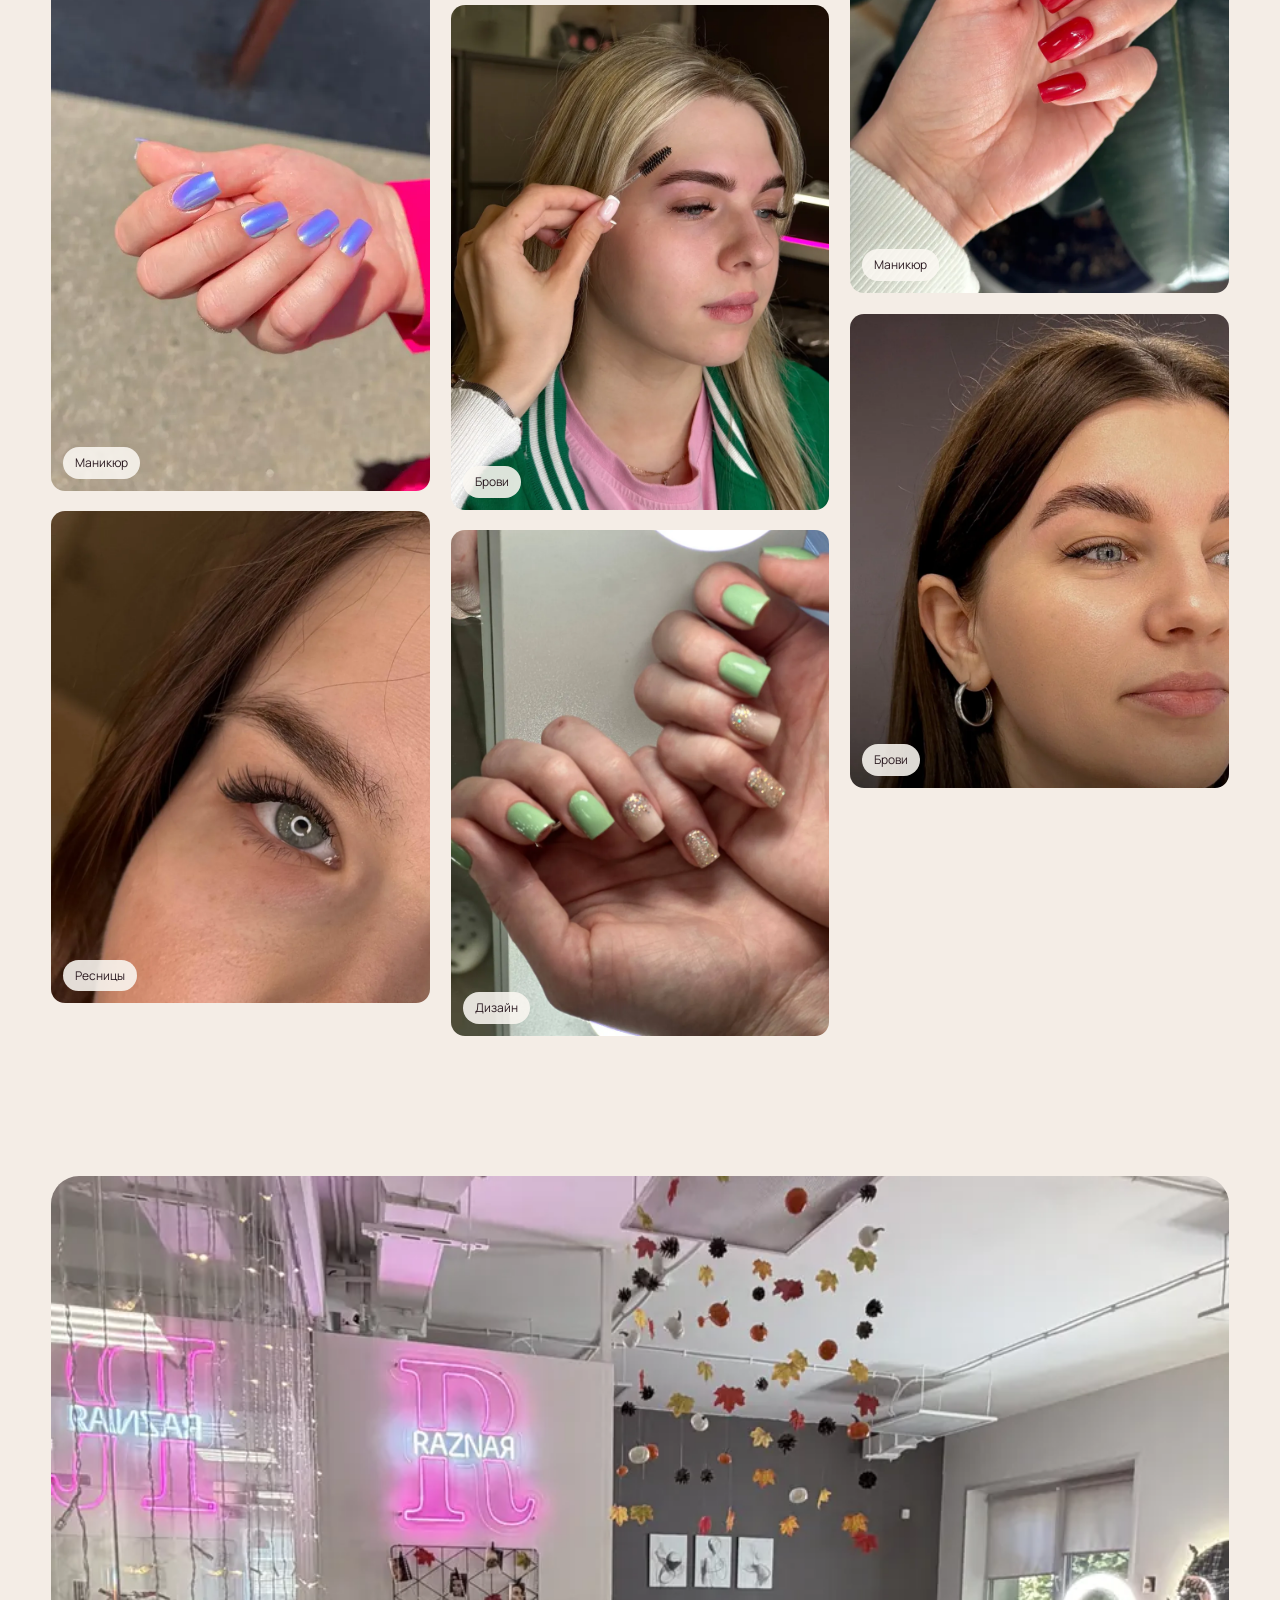
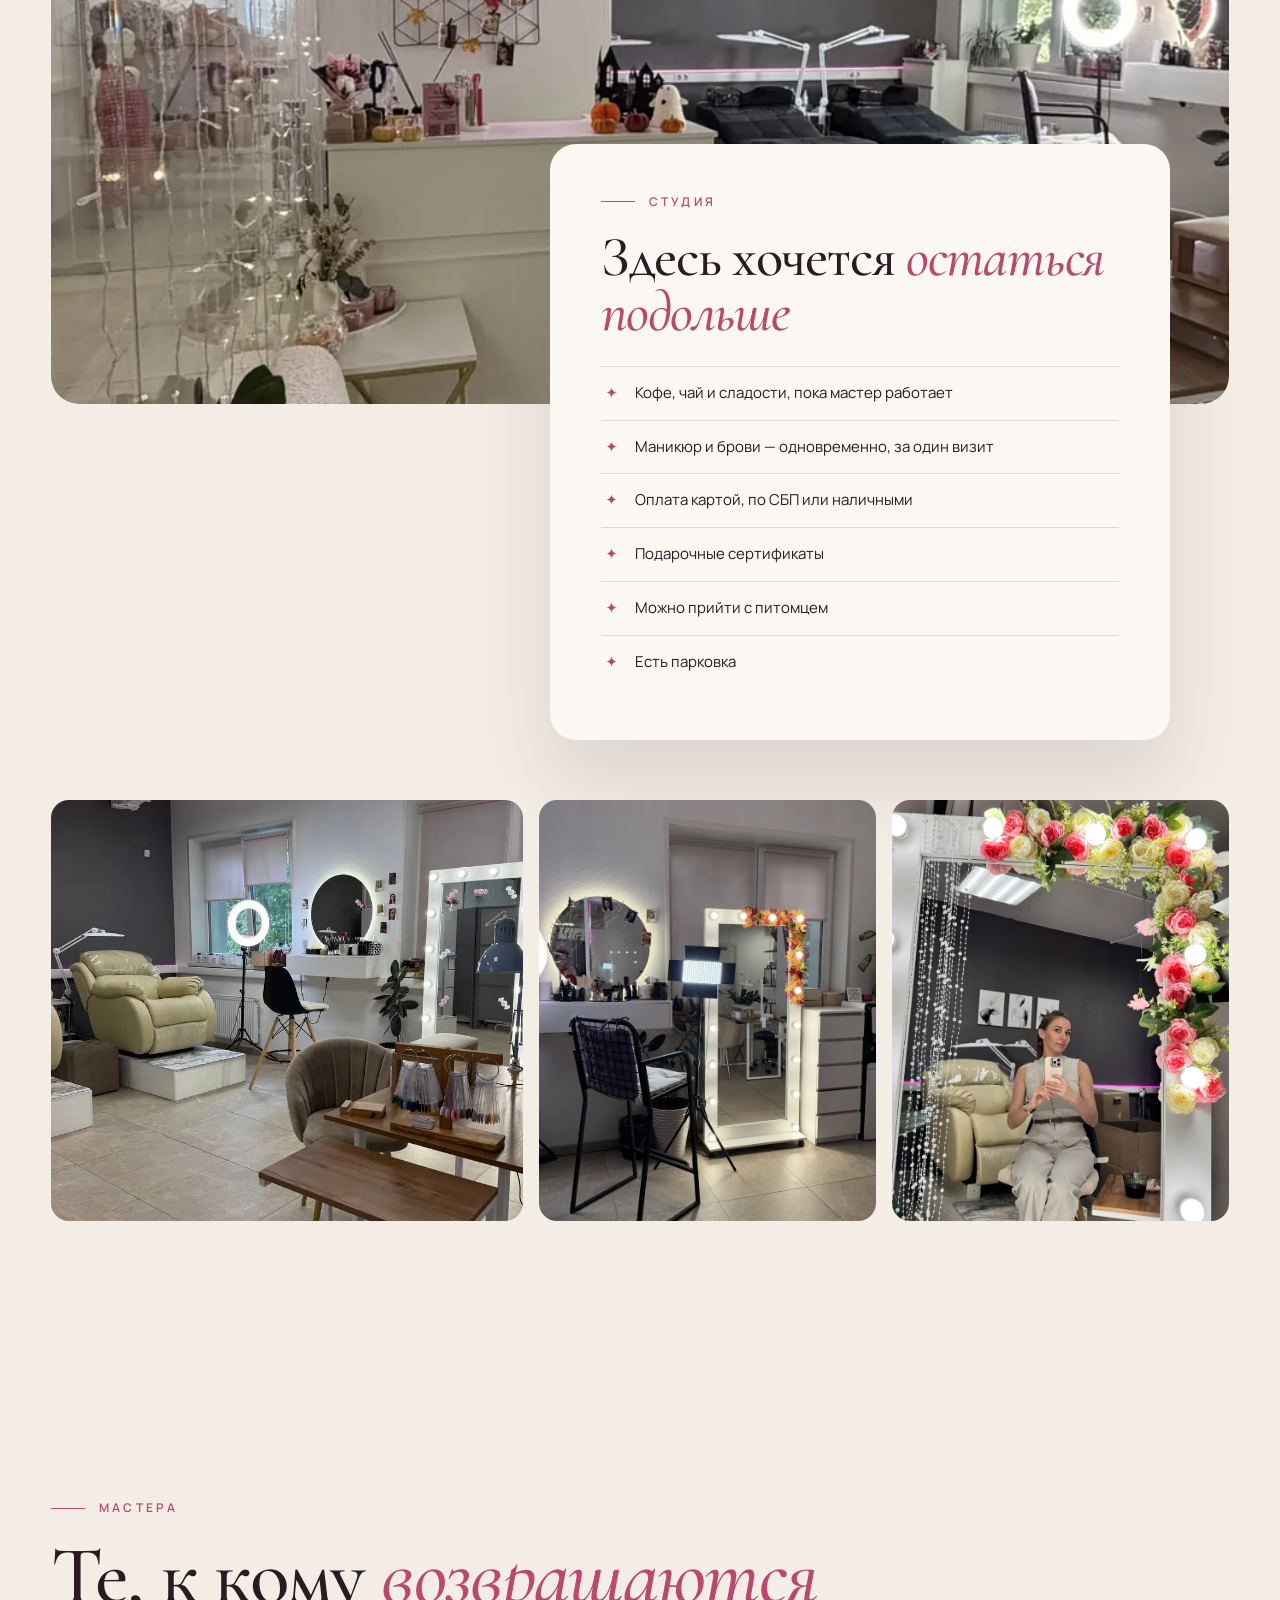
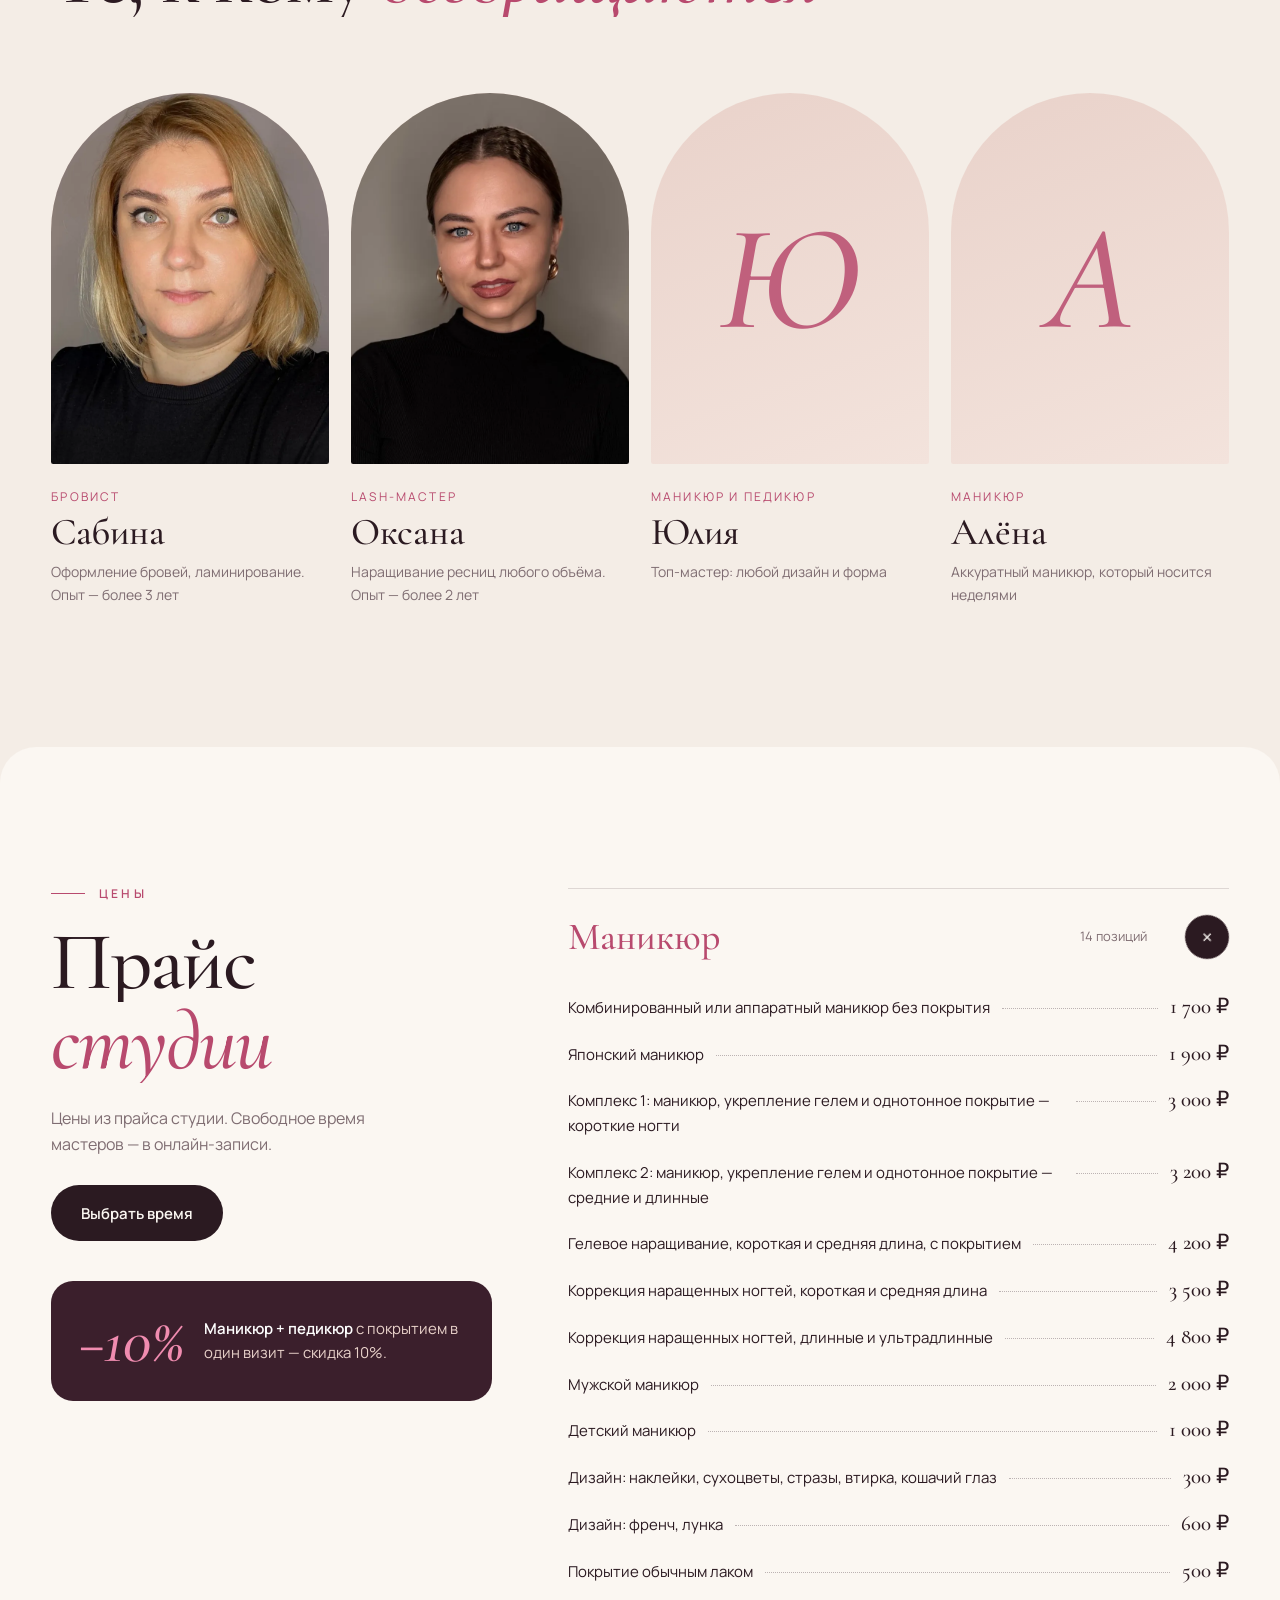
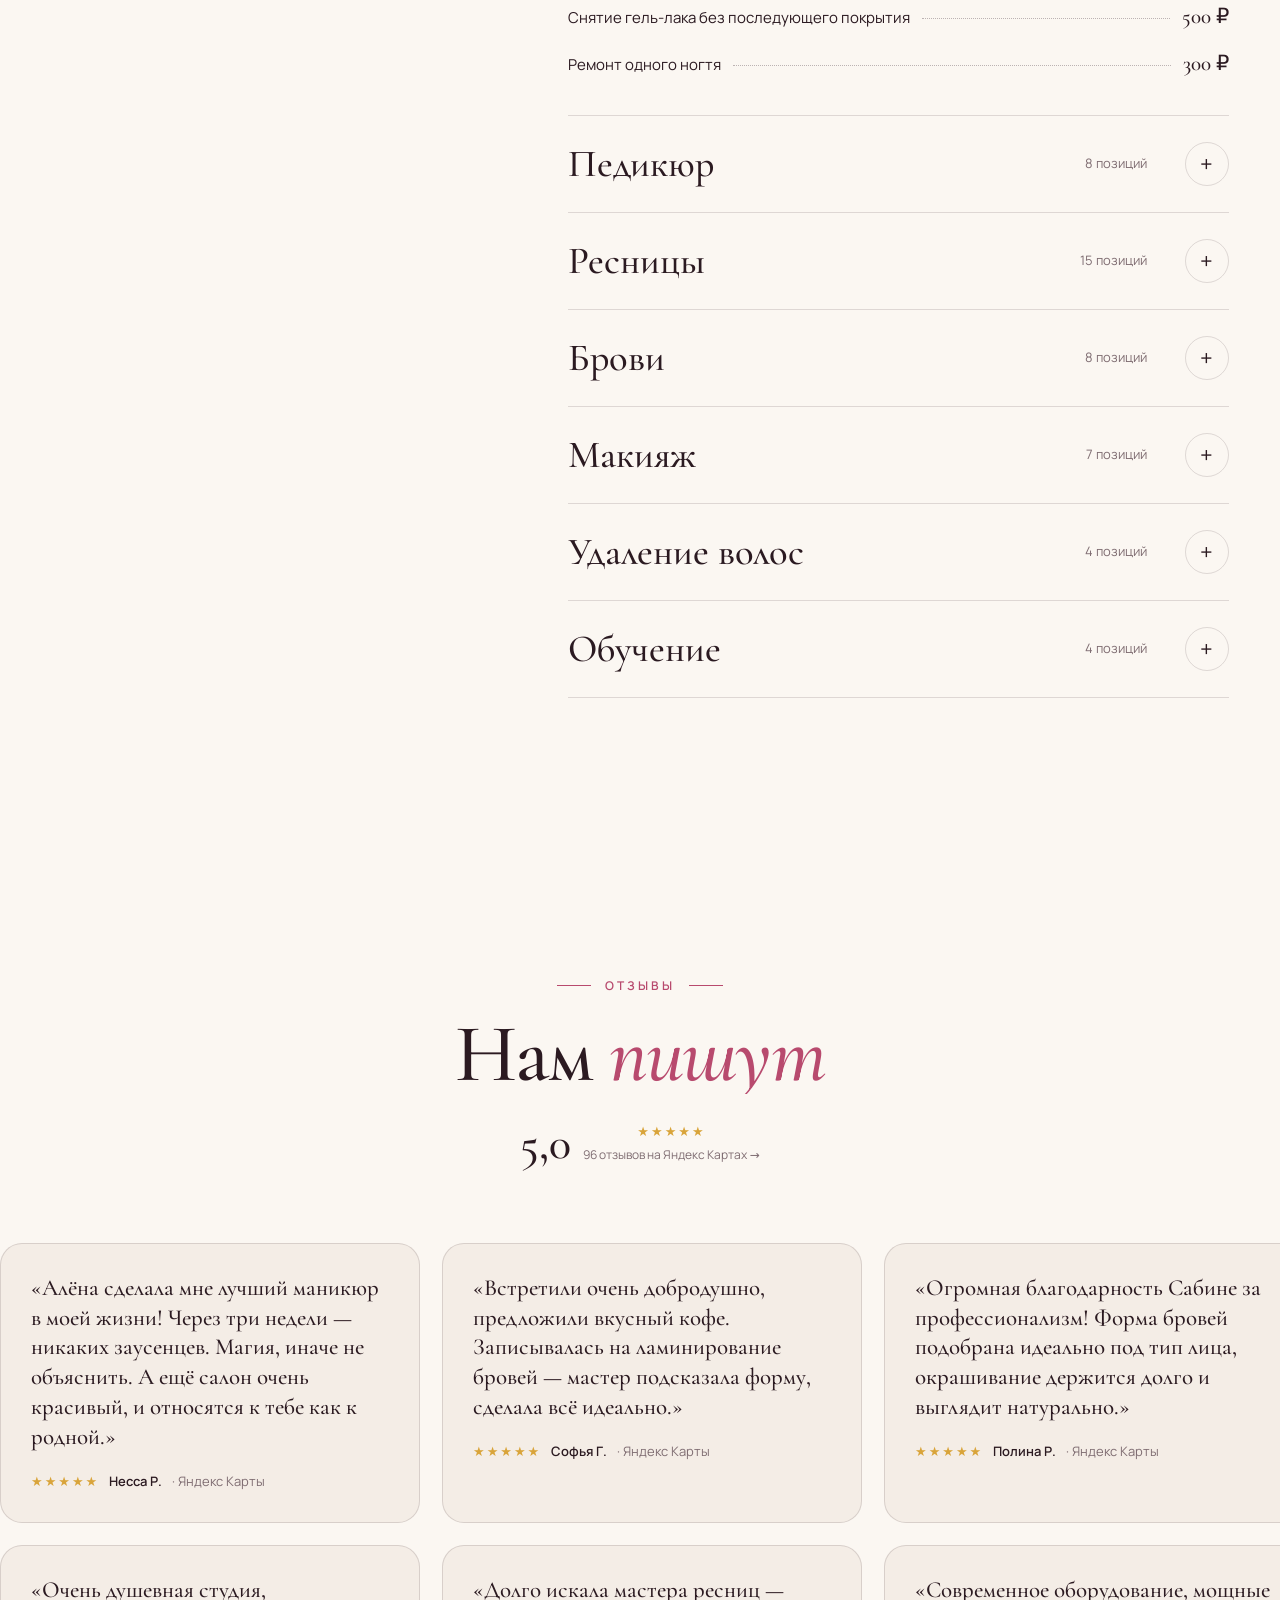
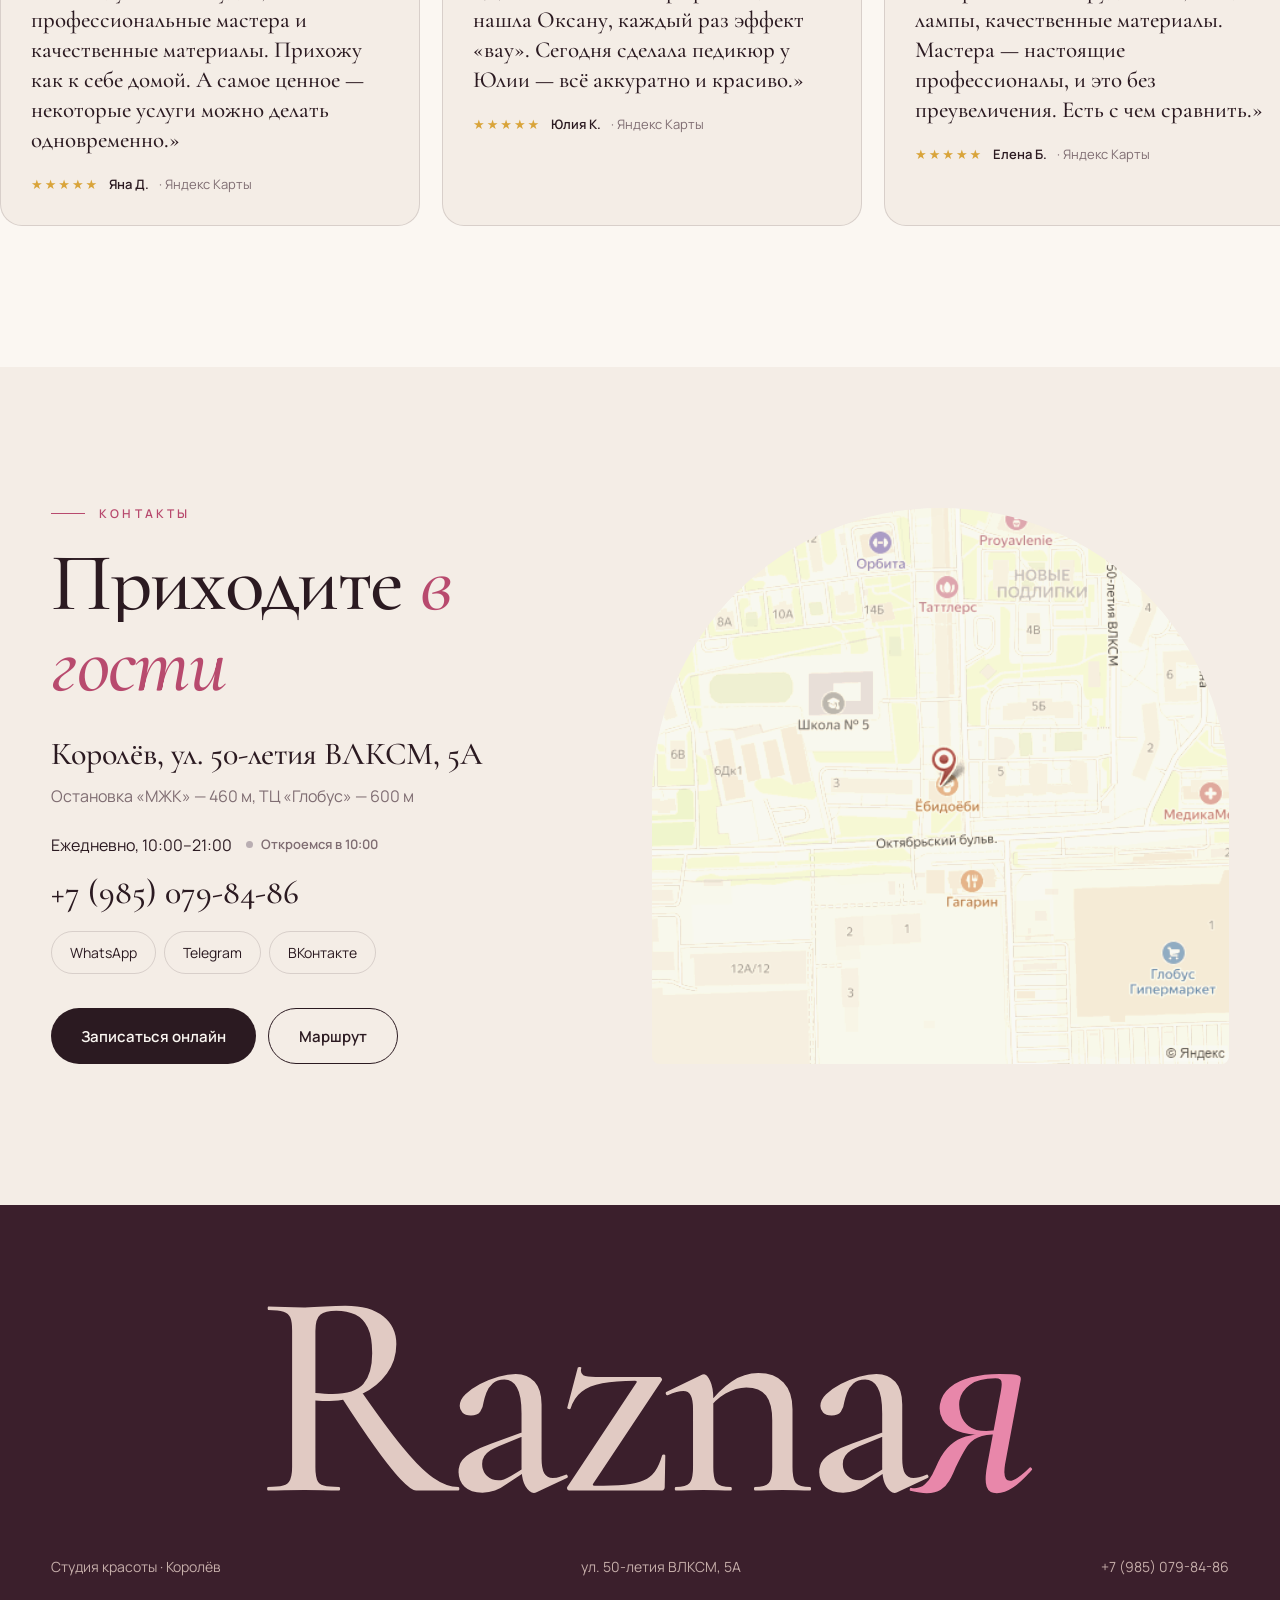
<file: b/index.html>
<!doctype html>
<html lang="ru">
<head>
<meta charset="utf-8">
<meta name="viewport" content="width=device-width, initial-scale=1">
<meta name="robots" content="noindex, nofollow">
<title>RAZNAЯ — студия красоты в Королёве</title>
<meta name="description" content="Маникюр, педикюр, ресницы, брови и макияж в Королёве. Ежедневно с 10 до 21. Онлайн-запись.">
<link rel="icon" href="../img/favicon.png">
<link rel="stylesheet" href="../fonts/fonts.css">
<link rel="stylesheet" href="style.css?v=1">
</head>
<body>

<div class="curtain" id="curtain" aria-hidden="true"><span class="curtain__word">Razna<i>я</i></span></div>
<div class="peek" id="peek" aria-hidden="true"><img alt=""></div>

<header class="hdr" id="hdr">
  <nav class="hdr__nav hdr__nav--l" aria-label="Разделы">
    <a href="#services">Услуги</a><a href="#gallery">Работы</a><a href="#prices">Цены</a>
  </nav>
  <a class="hdr__logo" href="#top" aria-label="RAZNAЯ — наверх">Razna<i>я</i></a>
  <nav class="hdr__nav hdr__nav--r">
    <a href="#reviews">Отзывы</a><a href="#contacts">Контакты</a>
    <a class="hdr__book" data-booking href="#">Записаться</a>
  </nav>
  <button class="burger" id="burger" aria-label="Меню" aria-expanded="false"><span></span><span></span></button>
</header>

<div class="mnav" id="mnav">
  <a href="#services">Услуги</a><a href="#gallery">Работы</a><a href="#studio">Студия</a>
  <a href="#prices">Цены</a><a href="#reviews">Отзывы</a><a href="#contacts">Контакты</a>
  <a class="btn" data-booking href="#">Записаться онлайн</a>
</div>

<main id="top">

  <!-- HERO: the central arch grows into a full-screen photo while scrolling -->
  <section class="hero" id="hero">
    <div class="hero__stage">
      <p class="hero__kicker"><span>Студия красоты</span><span>Королёв</span><span>с 10 до 21 каждый день</span></p>
      <h1 class="hero__title">
        <span class="row row--1"><span>Красота</span></span>
        <span class="row row--2"><span><i>бывает</i></span></span>
        <span class="row row--3"><span>разной</span></span>
      </h1>
      <figure class="arch arch--side arch--l"><img src="../img/nails-07.webp" alt="Нюдовый маникюр — работа студии"></figure>
      <figure class="arch arch--main" id="heroArch">
        <img src="../img/face-natural.webp" alt="Макияж и брови — работа студии RAZNAЯ">
        <figcaption class="arch__cap">Ваш образ — <i>ваши правила</i></figcaption>
      </figure>
      <figure class="arch arch--side arch--r"><img src="../img/lash-05.webp" alt="Наращивание ресниц — работа студии"></figure>
      <div class="hero__meta">
        <a class="rate" data-yandex href="#"><b>5,0</b><span>★★★★★</span><small>105 оценок · Яндекс Карты</small></a>
        <a class="btn" data-booking href="#">Записаться онлайн</a>
      </div>
    </div>
  </section>

  <!-- MANIFESTO: words light up while scrolling -->
  <section class="manifesto">
    <p class="eyebrow">О студии</p>
    <p class="manifesto__text" id="manifesto">Мы&nbsp;— небольшая студия в&nbsp;Королёве, куда приходят не&nbsp;только за&nbsp;маникюром, бровями и&nbsp;ресницами, но&nbsp;и&nbsp;за&nbsp;спокойным часом для&nbsp;себя. Вкусный кофе, внимательные мастера и&nbsp;несколько услуг за&nbsp;один визит&nbsp;— чтобы красота не&nbsp;отнимала целый день.</p>
    <div class="badges">
      <span class="badge"><b>✦</b>Хорошее место 2026</span>
      <span class="badge"><b>5,0</b>рейтинг на Яндексе</span>
      <span class="badge"><b>96</b>отзывов</span>
    </div>
  </section>

  <!-- SERVICES: editorial index with floating photo preview -->
  <section class="sec services" id="services">
    <div class="sec__head">
      <p class="eyebrow">Услуги</p>
      <h2 class="h2 split">Что мы <i>делаем</i></h2>
    </div>
    <ol class="index" id="svcIndex"></ol>
  </section>

  <!-- GALLERY: three columns moving at different speeds -->
  <section class="sec gallery" id="gallery">
    <div class="sec__head sec__head--center">
      <p class="eyebrow">Работы</p>
      <h2 class="h2 split">Красота <i>в деталях</i></h2>
    </div>
    <div class="cols" id="cols">
      <div class="col" data-speed="-.08"></div>
      <div class="col" data-speed=".1"></div>
      <div class="col" data-speed="-.14"></div>
    </div>
  </section>

  <!-- STUDIO -->
  <section class="studio" id="studio">
    <figure class="studio__img"><img src="../img/room-01.webp" alt="Зал студии RAZNAЯ с неоновой вывеской" loading="lazy"></figure>
    <div class="studio__card">
      <p class="eyebrow">Студия</p>
      <h2 class="h2 split">Здесь хочется <i>остаться подольше</i></h2>
      <ul class="perks">
        <li>Кофе, чай и сладости, пока мастер работает</li>
        <li>Маникюр и брови — одновременно, за один визит</li>
        <li>Оплата картой, по СБП или наличными</li>
        <li>Подарочные сертификаты</li>
        <li>Можно прийти с питомцем</li>
        <li>Есть парковка</li>
      </ul>
    </div>
    <div class="studio__strip">
      <figure><img src="../img/room-06.webp" alt="Зона педикюра" loading="lazy"></figure>
      <figure><img src="../img/room-07.webp" alt="Рабочее место визажиста" loading="lazy"></figure>
      <figure><img src="../img/room-09.webp" alt="Фотозона с цветами" loading="lazy"></figure>
    </div>
  </section>

  <!-- MASTERS -->
  <section class="sec masters" id="masters">
    <div class="sec__head">
      <p class="eyebrow">Мастера</p>
      <h2 class="h2 split">Те, к кому <i>возвращаются</i></h2>
    </div>
    <div class="masters__grid" id="mastersGrid"></div>
  </section>

  <!-- PRICES: accordion -->
  <section class="sec prices" id="prices">
    <div class="prices__grid">
      <div class="prices__aside">
        <p class="eyebrow">Цены</p>
        <h2 class="h2 split">Прайс <i>студии</i></h2>
        <p class="muted">Цены из прайса студии. Свободное время мастеров — в онлайн-записи.</p>
        <a class="btn" data-booking href="#">Выбрать время</a>
        <div class="promo">
          <span class="promo__pct">−10%</span>
          <p><b>Маникюр + педикюр</b> с покрытием в один визит — скидка 10%.</p>
        </div>
      </div>
      <div class="acc" id="acc"></div>
    </div>
  </section>

  <!-- REVIEWS: two marquee rows -->
  <section class="reviews" id="reviews">
    <div class="sec__head sec__head--center">
      <p class="eyebrow">Отзывы</p>
      <h2 class="h2 split">Нам <i>пишут</i></h2>
      <a class="rate rate--center" data-yandex href="#"><b>5,0</b><span>★★★★★</span><small>96 отзывов на Яндекс Картах →</small></a>
    </div>
    <div class="rrow" id="rrow1"><div class="rrow__track"></div></div>
    <div class="rrow rrow--rev" id="rrow2"><div class="rrow__track"></div></div>
  </section>

  <!-- CONTACTS -->
  <section class="sec contacts" id="contacts">
    <div class="contacts__grid">
      <div>
        <p class="eyebrow">Контакты</p>
        <h2 class="h2 split">Приходите <i>в гости</i></h2>
        <div class="cinfo">
          <p class="cinfo__addr" data-address></p>
          <p class="muted" data-near></p>
          <p class="cinfo__hours">Ежедневно, 10:00–21:00 <span class="status" data-status><i></i><b>—</b></span></p>
          <a class="cinfo__phone" data-phone href="#"></a>
          <div class="msgr"><a data-wa href="#">WhatsApp</a><a data-tg href="#">Telegram</a><a data-vk href="#">ВКонтакте</a></div>
        </div>
        <div class="contacts__cta">
          <a class="btn" data-booking href="#">Записаться онлайн</a>
          <a class="btn btn--line" data-route href="#">Маршрут</a>
        </div>
      </div>
      <a class="map" data-yandex href="#" aria-label="Открыть на Яндекс Картах">
        <img src="../img/map.png" alt="Карта: Королёв, ул. 50-летия ВЛКСМ, 5А" loading="lazy">
      </a>
    </div>
  </section>
</main>

<footer class="ftr">
  <div class="ftr__word">Razna<i>я</i></div>
  <div class="ftr__row">
    <span>Студия красоты · Королёв</span>
    <span>ул. 50-летия ВЛКСМ, 5А</span>
    <a data-phone href="#"></a>
  </div>
</footer>

<div class="mbar">
  <a class="mbar__call" data-phone-icon href="#">Позвонить</a>
  <a class="mbar__book" data-booking href="#">Записаться</a>
</div>
<div class="demo-badge">Демо-версия сайта</div>

<script src="../data.js?v=1"></script>
<script src="../vendor/gsap.min.js"></script>
<script src="../vendor/ScrollTrigger.min.js"></script>
<script src="../vendor/SplitText.min.js"></script>
<script src="main.js?v=1"></script>
</body>
</html>
</file>
<file: fonts/fonts.css>
@font-face{font-family:'Unbounded';font-style:normal;font-weight:400;font-display:swap;src:url('unbounded-cyrillic-400-normal.woff2') format('woff2');unicode-range:U+0301, U+0400-045F, U+0490-0491, U+04B0-04B1, U+2116}
@font-face{font-family:'Unbounded';font-style:normal;font-weight:400;font-display:swap;src:url('unbounded-latin-400-normal.woff2') format('woff2');unicode-range:U+0000-00FF, U+0131, U+0152-0153, U+02BB-02BC, U+02C6, U+02DA, U+02DC, U+2000-206F, U+20AC, U+20BD, U+2122, U+2191, U+2193, U+2212, U+2215, U+FEFF, U+FFFD}
@font-face{font-family:'Unbounded';font-style:normal;font-weight:700;font-display:swap;src:url('unbounded-cyrillic-700-normal.woff2') format('woff2');unicode-range:U+0301, U+0400-045F, U+0490-0491, U+04B0-04B1, U+2116}
@font-face{font-family:'Unbounded';font-style:normal;font-weight:700;font-display:swap;src:url('unbounded-latin-700-normal.woff2') format('woff2');unicode-range:U+0000-00FF, U+0131, U+0152-0153, U+02BB-02BC, U+02C6, U+02DA, U+02DC, U+2000-206F, U+20AC, U+20BD, U+2122, U+2191, U+2193, U+2212, U+2215, U+FEFF, U+FFFD}
@font-face{font-family:'Manrope';font-style:normal;font-weight:400;font-display:swap;src:url('manrope-cyrillic-400-normal.woff2') format('woff2');unicode-range:U+0301, U+0400-045F, U+0490-0491, U+04B0-04B1, U+2116}
@font-face{font-family:'Manrope';font-style:normal;font-weight:400;font-display:swap;src:url('manrope-latin-400-normal.woff2') format('woff2');unicode-range:U+0000-00FF, U+0131, U+0152-0153, U+02BB-02BC, U+02C6, U+02DA, U+02DC, U+2000-206F, U+20AC, U+20BD, U+2122, U+2191, U+2193, U+2212, U+2215, U+FEFF, U+FFFD}
@font-face{font-family:'Manrope';font-style:normal;font-weight:600;font-display:swap;src:url('manrope-cyrillic-600-normal.woff2') format('woff2');unicode-range:U+0301, U+0400-045F, U+0490-0491, U+04B0-04B1, U+2116}
@font-face{font-family:'Manrope';font-style:normal;font-weight:600;font-display:swap;src:url('manrope-latin-600-normal.woff2') format('woff2');unicode-range:U+0000-00FF, U+0131, U+0152-0153, U+02BB-02BC, U+02C6, U+02DA, U+02DC, U+2000-206F, U+20AC, U+20BD, U+2122, U+2191, U+2193, U+2212, U+2215, U+FEFF, U+FFFD}
@font-face{font-family:'Cormorant Garamond';font-style:normal;font-weight:500;font-display:swap;src:url('cormorant-garamond-cyrillic-500-normal.woff2') format('woff2');unicode-range:U+0301, U+0400-045F, U+0490-0491, U+04B0-04B1, U+2116}
@font-face{font-family:'Cormorant Garamond';font-style:normal;font-weight:500;font-display:swap;src:url('cormorant-garamond-latin-500-normal.woff2') format('woff2');unicode-range:U+0000-00FF, U+0131, U+0152-0153, U+02BB-02BC, U+02C6, U+02DA, U+02DC, U+2000-206F, U+20AC, U+20BD, U+2122, U+2191, U+2193, U+2212, U+2215, U+FEFF, U+FFFD}
@font-face{font-family:'Cormorant Garamond';font-style:italic;font-weight:500;font-display:swap;src:url('cormorant-garamond-cyrillic-500-italic.woff2') format('woff2');unicode-range:U+0301, U+0400-045F, U+0490-0491, U+04B0-04B1, U+2116}
@font-face{font-family:'Cormorant Garamond';font-style:italic;font-weight:500;font-display:swap;src:url('cormorant-garamond-latin-500-italic.woff2') format('woff2');unicode-range:U+0000-00FF, U+0131, U+0152-0153, U+02BB-02BC, U+02C6, U+02DA, U+02DC, U+2000-206F, U+20AC, U+20BD, U+2122, U+2191, U+2193, U+2212, U+2215, U+FEFF, U+FFFD}
</file>
<file: a/style.css>
/* RAZNAЯ — variant A «Неон»: dark studio, magenta neon from the salon's sign */
:root {
  --bg: #09080b;
  --bg-2: #121016;
  --card: #17141c;
  --line: rgba(255, 255, 255, .09);
  --ink: #f6eff4;
  --muted: #a69aa3;
  --neon: #ff3fa4;
  --neon-2: #ff7ac2;
  --ice: #cfe6ff;
  --glow: 0 0 12px rgba(255, 63, 164, .55), 0 0 42px rgba(255, 63, 164, .35);
  --r: 22px;
  --pad: clamp(16px, 4vw, 56px);
  --display: 'Unbounded', system-ui, sans-serif;
  --body: 'Manrope', system-ui, sans-serif;
  color-scheme: dark;
}
* { box-sizing: border-box; margin: 0; padding: 0; }
html { scroll-behavior: smooth; }
body { background: var(--bg); color: var(--ink); font: 400 16px/1.6 var(--body); overflow-x: hidden; -webkit-font-smoothing: antialiased; }
img { display: block; max-width: 100%; }
a { color: inherit; text-decoration: none; }
button { font: inherit; color: inherit; background: none; border: 0; cursor: pointer; }
em { font-style: normal; color: var(--neon); text-shadow: var(--glow); }
::selection { background: var(--neon); color: #fff; }

/* ambient layers */
.grain { position: fixed; inset: -50%; z-index: 90; pointer-events: none; opacity: .05;
  background-image: url("data:image/svg+xml,%3Csvg xmlns='http://www.w3.org/2000/svg' width='160' height='160'%3E%3Cfilter id='n'%3E%3CfeTurbulence type='fractalNoise' baseFrequency='.9' numOctaves='3' stitchTiles='stitch'/%3E%3C/filter%3E%3Crect width='100%25' height='100%25' filter='url(%23n)'/%3E%3C/svg%3E");
  animation: grain 1.2s steps(6) infinite; }
@keyframes grain { 0% { transform: translate(0, 0); } 33% { transform: translate(-4%, 3%); } 66% { transform: translate(3%, -5%); } 100% { transform: translate(0, 0); } }
.cursor-glow { position: fixed; left: 0; top: 0; width: 520px; height: 520px; margin: -260px 0 0 -260px; border-radius: 50%; pointer-events: none; z-index: 0;
  background: radial-gradient(circle, rgba(255, 63, 164, .13), transparent 62%); transform: translate(-999px, -999px); }

/* loader */
.loader { position: fixed; inset: 0; z-index: 200; background: #000; display: grid; place-items: center; align-content: center; gap: 22px; }
.loader__logo { width: min(260px, 56vw); opacity: 0; animation: flicker 1.3s .15s forwards; }
.loader__count { font: 400 13px/1 var(--display); letter-spacing: .3em; color: var(--muted); }
@keyframes flicker { 0% { opacity: 0; } 8% { opacity: .9; } 12% { opacity: .1; } 20% { opacity: 1; } 24% { opacity: .3; } 34%, 100% { opacity: 1; } }
body.loaded .loader { pointer-events: none; }

/* buttons */
.btn { --h: 56px; display: inline-flex; align-items: center; justify-content: center; gap: 10px; height: var(--h); padding: 0 28px; border-radius: 999px;
  font: 600 15px/1 var(--body); letter-spacing: .01em; transition: transform .25s, box-shadow .3s, background .3s, color .3s; white-space: nowrap; }
.btn--neon { background: var(--neon); color: #fff; box-shadow: var(--glow); }
.btn--neon:hover { transform: translateY(-2px); box-shadow: 0 0 18px rgba(255, 63, 164, .8), 0 0 70px rgba(255, 63, 164, .5); }
.btn--ghost { border: 1px solid rgba(255, 255, 255, .22); }
.btn--ghost:hover { border-color: var(--neon); color: var(--neon-2); }
.btn--sm { --h: 44px; padding: 0 20px; font-size: 14px; }

.eyebrow { display: inline-flex; align-items: center; gap: 10px; font: 400 12px/1 var(--display); letter-spacing: .22em; text-transform: uppercase; color: var(--muted); margin-bottom: 22px; }
.eyebrow .dot { width: 8px; height: 8px; border-radius: 50%; background: var(--neon); box-shadow: var(--glow); }
.h2 { font: 700 clamp(34px, 5.2vw, 76px)/1.02 var(--display); letter-spacing: -.035em; text-transform: uppercase; }
.lead { color: var(--muted); font-size: 18px; max-width: 520px; }
.muted { color: var(--muted); }

/* header */
.hdr { position: fixed; z-index: 50; top: 14px; left: var(--pad); right: var(--pad); height: 64px; display: flex; align-items: center; gap: 28px; padding: 0 10px 0 26px;
  border-radius: 999px; background: rgba(15, 13, 18, .55); border: 1px solid var(--line); backdrop-filter: blur(16px) saturate(1.4); -webkit-backdrop-filter: blur(16px) saturate(1.4);
  transition: top .45s cubic-bezier(.2, .8, .2, 1); }
.hdr.is-hidden { top: -90px; }
.hdr__logo { font: 700 20px/1 var(--display); letter-spacing: .04em; }
.hdr__logo span { color: var(--neon); text-shadow: var(--glow); }
.hdr__nav { display: flex; gap: 26px; font-size: 14px; color: var(--muted); }
.hdr__nav a { position: relative; transition: color .2s; }
.hdr__nav a:hover { color: var(--ink); }
.hdr__nav a::after { content: ''; position: absolute; left: 0; right: 0; bottom: -6px; height: 1px; background: var(--neon); transform: scaleX(0); transition: transform .3s; box-shadow: var(--glow); }
.hdr__nav a:hover::after { transform: scaleX(1); }
.hdr__right { margin-left: auto; display: flex; align-items: center; gap: 18px; }
.hdr__phone { font-weight: 600; font-size: 14px; }
.status { display: inline-flex; align-items: center; gap: 8px; font-size: 13px; color: var(--muted); }
.status i { width: 7px; height: 7px; border-radius: 50%; background: #6b6470; }
.status.is-open i { background: #4ef0a0; box-shadow: 0 0 10px #4ef0a0; animation: pulse 2s infinite; }
@keyframes pulse { 50% { opacity: .35; } }
.burger { display: none; width: 46px; height: 46px; margin-left: auto; border-radius: 50%; border: 1px solid var(--line); position: relative; }
.burger span { position: absolute; left: 14px; right: 14px; height: 1.5px; background: var(--ink); transition: transform .3s; }
.burger span:first-child { top: 19px; } .burger span:last-child { top: 26px; }
.burger[aria-expanded='true'] span:first-child { transform: translateY(3.5px) rotate(45deg); }
.burger[aria-expanded='true'] span:last-child { transform: translateY(-3.5px) rotate(-45deg); }
.mnav { position: fixed; inset: 0; z-index: 45; background: rgba(9, 8, 11, .97); display: flex; flex-direction: column; justify-content: center; padding: 0 28px; gap: 6px;
  opacity: 0; pointer-events: none; transition: opacity .3s; }
.mnav.is-open { opacity: 1; pointer-events: auto; }
.mnav a { font: 700 34px/1.35 var(--display); text-transform: uppercase; }

/* hero */
.hero { position: relative; min-height: 100svh; display: grid; grid-template-columns: 1.05fr .95fr; gap: 40px; align-items: center; padding: 120px var(--pad) 70px; overflow: hidden; }
.hero__glow { position: absolute; width: 900px; height: 900px; right: -200px; top: -260px; background: radial-gradient(circle, rgba(255, 63, 164, .22), transparent 60%); filter: blur(10px); pointer-events: none; }
.hero__text { position: relative; z-index: 2; }
.hero__title { font: 700 clamp(48px, 7.3vw, 128px)/.92 var(--display); letter-spacing: -.055em; text-transform: uppercase; margin-bottom: 30px; }
.hero__title .line { display: block; overflow: hidden; padding-bottom: .04em; }
.hero__title .line > span { display: inline-block; }
.neon-word { color: #ffd6ec; text-shadow: 0 0 6px #ff3fa4, 0 0 18px #ff3fa4, 0 0 42px rgba(255, 63, 164, .8), 0 0 90px rgba(255, 63, 164, .5); animation: neonBuzz 6s infinite; }
@keyframes neonBuzz { 0%, 92%, 100% { opacity: 1; } 93% { opacity: .35; } 94% { opacity: 1; } 96% { opacity: .55; } 97% { opacity: 1; } }
.hero__lead { color: var(--muted); font-size: clamp(16px, 1.35vw, 19px); max-width: 470px; margin-bottom: 34px; }
.hero__cta { display: flex; flex-wrap: wrap; gap: 12px; margin-bottom: 34px; }
.hero__chips { display: flex; flex-wrap: wrap; gap: 10px; }
.chip { display: inline-flex; align-items: center; gap: 10px; padding: 10px 16px; border-radius: 14px; background: rgba(255, 255, 255, .04); border: 1px solid var(--line); font-size: 13px; }
.chip b { font: 700 16px/1 var(--display); }
.chip small { color: var(--muted); font-size: 12px; }
.chip--award b { color: var(--neon); text-shadow: var(--glow); }
.stars { color: #ffc94a; letter-spacing: 2px; font-size: 12px; }
a.chip:hover { border-color: rgba(255, 63, 164, .5); }

.hero__media { position: relative; height: min(78vh, 760px); }
.hero__main { position: absolute; inset: 0 8% 0 14%; border-radius: 240px 240px var(--r) var(--r); overflow: hidden; box-shadow: 0 0 0 1px rgba(255, 63, 164, .35), 0 0 60px rgba(255, 63, 164, .25); }
.hero__main img, .hero__float img { width: 100%; height: 100%; object-fit: cover; }
.hero__main img { transform: scale(1.15); }
.hero__float { position: absolute; border-radius: 18px; overflow: hidden; border: 1px solid rgba(255, 255, 255, .14); box-shadow: 0 30px 60px rgba(0, 0, 0, .55); }
.hero__float--1 { width: 34%; aspect-ratio: 3/4; left: 0; bottom: 6%; }
.hero__float--2 { width: 28%; aspect-ratio: 3/4; right: 0; top: 10%; }
.hero__badge { position: absolute; right: 4%; bottom: 4%; width: 128px; height: 128px; border-radius: 50%; display: grid; place-content: center; text-align: center;
  background: rgba(9, 8, 11, .7); backdrop-filter: blur(8px); border: 1px solid rgba(255, 63, 164, .5); box-shadow: var(--glow); }
.hero__badge span { font-size: 11px; letter-spacing: .14em; text-transform: uppercase; color: var(--muted); }
.hero__badge b { font: 700 28px/1.1 var(--display); }
.hero__scroll { position: absolute; left: var(--pad); bottom: 26px; display: flex; align-items: center; gap: 12px; font-size: 12px; letter-spacing: .2em; text-transform: uppercase; color: var(--muted); }
.hero__scroll span { width: 1px; height: 40px; background: linear-gradient(var(--neon), transparent); animation: drip 2s infinite; transform-origin: top; }
@keyframes drip { 0% { transform: scaleY(0); } 50% { transform: scaleY(1); } 100% { transform: scaleY(1); opacity: 0; } }

/* marquee */
.marquee { border-block: 1px solid var(--line); overflow: hidden; padding: 22px 0; background: var(--bg-2); }
.marquee__track { display: flex; width: max-content; gap: 34px; align-items: center; animation: mq 34s linear infinite; }
.marquee span { font: 700 clamp(22px, 2.6vw, 38px)/1 var(--display); text-transform: uppercase; letter-spacing: -.02em; }
.marquee span:nth-child(4n+3) { color: var(--neon-2); }
.marquee i { color: var(--neon); font-style: normal; text-shadow: var(--glow); }
@keyframes mq { to { transform: translateX(-50%); } }

/* sections */
.sec { position: relative; padding: clamp(80px, 11vw, 160px) var(--pad); }
.sec__head { margin-bottom: clamp(40px, 5vw, 70px); max-width: 980px; }
.sec__head--row { display: flex; justify-content: space-between; align-items: end; gap: 30px; max-width: none; flex-wrap: wrap; }

/* services */
.svc-grid { display: grid; grid-template-columns: repeat(3, 1fr); gap: 16px; }
.svc { position: relative; aspect-ratio: 4/5; border-radius: var(--r); overflow: hidden; background: var(--card); isolation: isolate; cursor: pointer; text-align: left; }
.svc img { position: absolute; inset: 0; width: 100%; height: 100%; object-fit: cover; transition: transform 1s cubic-bezier(.2, .8, .2, 1), filter .6s; filter: saturate(.85) brightness(.82); z-index: -1; }
.svc::after { content: ''; position: absolute; inset: 0; z-index: -1; background: linear-gradient(180deg, transparent 35%, rgba(9, 8, 11, .92)); }
.svc:hover img { transform: scale(1.08); filter: saturate(1.05) brightness(.95); }
.svc::before { content: ''; position: absolute; inset: 0; border-radius: inherit; border: 1px solid transparent; transition: border-color .35s, box-shadow .35s; z-index: 2; pointer-events: none; }
.svc:hover::before { border-color: rgba(255, 63, 164, .75); box-shadow: inset 0 0 30px rgba(255, 63, 164, .25), 0 0 30px rgba(255, 63, 164, .25); }
.svc__num { position: absolute; top: 20px; left: 22px; font: 400 12px/1 var(--display); letter-spacing: .2em; color: rgba(255, 255, 255, .7); }
.svc__body { position: absolute; left: 22px; right: 22px; bottom: 22px; display: flex; justify-content: space-between; align-items: end; gap: 12px; }
.svc h3 { font: 700 clamp(22px, 2.2vw, 32px)/1.05 var(--display); text-transform: uppercase; letter-spacing: -.03em; }
.svc p { color: rgba(255, 255, 255, .72); font-size: 14px; margin-top: 8px; }
.svc p b { color: var(--neon-2); font-weight: 600; }
.svc__arrow { flex: none; width: 48px; height: 48px; border-radius: 50%; display: grid; place-items: center; border: 1px solid rgba(255, 255, 255, .3); transition: background .3s, border-color .3s, transform .3s; }
.svc:hover .svc__arrow { background: var(--neon); border-color: var(--neon); transform: rotate(-45deg); box-shadow: var(--glow); }

/* works (horizontal) */
.works { position: relative; background: var(--bg-2); border-block: 1px solid var(--line); }
.works__pin { height: 100vh; display: flex; flex-direction: column; justify-content: center; overflow: hidden; padding: 90px 0 40px; }
.works__head { padding: 0 var(--pad); margin-bottom: 36px; display: grid; grid-template-columns: 1fr auto; align-items: end; column-gap: 30px; }
.works__head .eyebrow { grid-column: 1 / -1; }
.works__hint { color: var(--muted); font-size: 14px; }
.works__track { display: flex; gap: 18px; padding: 0 var(--pad); width: max-content; will-change: transform; }
.work { position: relative; flex: none; height: min(56vh, 520px); aspect-ratio: 3/4; border-radius: 18px; overflow: hidden; background: var(--card); }
.work:nth-child(3n+2) { margin-top: 50px; }
.work img { width: 100%; height: 100%; object-fit: cover; transition: transform .8s; }
.work:hover img { transform: scale(1.06); }
.work span { position: absolute; left: 14px; bottom: 14px; padding: 7px 12px; border-radius: 999px; font-size: 12px; background: rgba(9, 8, 11, .65); backdrop-filter: blur(6px); border: 1px solid var(--line); }
.works__bar { margin: 34px var(--pad) 0; height: 2px; background: var(--line); border-radius: 2px; overflow: hidden; }
.works__bar span { display: block; height: 100%; width: 0; background: var(--neon); box-shadow: var(--glow); }

/* studio */
.studio__grid { display: grid; grid-template-columns: .9fr 1.1fr; gap: clamp(30px, 6vw, 90px); align-items: center; }
.studio .h2 { font-size: clamp(32px, 4.1vw, 62px); }
.studio .lead { margin: 26px 0 34px; }
.perks { list-style: none; display: grid; grid-template-columns: 1fr 1fr; gap: 12px; }
.perks li { display: flex; align-items: center; gap: 12px; padding: 14px 16px; border-radius: 14px; background: var(--card); border: 1px solid var(--line); font-size: 14px; }
.perks b { width: 30px; height: 30px; flex: none; border-radius: 50%; display: grid; place-items: center; font-size: 14px; background: rgba(255, 63, 164, .12); color: var(--neon-2); }
.studio__media { position: relative; height: clamp(520px, 62vw, 760px); }
.ph { position: absolute; overflow: hidden; border-radius: var(--r); border: 1px solid var(--line); }
.ph img { width: 100%; height: 100%; object-fit: cover; }
.ph--tall { left: 0; top: 0; width: 46%; height: 82%; }
.ph--wide { right: 0; top: 8%; width: 50%; height: 40%; }
.ph--sq { right: 6%; bottom: 0; width: 40%; height: 50%; }
.stats { margin-top: clamp(60px, 8vw, 110px); display: grid; grid-template-columns: repeat(4, 1fr); border-top: 1px solid var(--line); }
.stat { padding: 34px 20px 0 0; }
.stat b { display: block; font: 700 clamp(40px, 5vw, 72px)/1 var(--display); letter-spacing: -.04em; margin-bottom: 10px; }
.stat:nth-child(odd) b { color: var(--neon); text-shadow: var(--glow); }
.stat span { color: var(--muted); font-size: 14px; }

/* masters */
.masters__grid { display: grid; grid-template-columns: repeat(4, 1fr); gap: 16px; }
.master { border-radius: var(--r); overflow: hidden; background: var(--card); border: 1px solid var(--line); transition: border-color .3s, transform .4s; }
.master:hover { border-color: rgba(255, 63, 164, .5); transform: translateY(-6px); }
.master__ph { aspect-ratio: 4/5; overflow: hidden; position: relative; background: radial-gradient(circle at 50% 40%, rgba(255, 63, 164, .22), transparent 65%), #110f14; }
.master__ph img { width: 100%; height: 100%; object-fit: cover; object-position: top; filter: grayscale(.25); transition: filter .5s, transform .8s; }
.master:hover .master__ph img { filter: none; transform: scale(1.04); }
.master__ph .letter { position: absolute; inset: 0; display: grid; place-items: center; font: 700 140px/1 var(--display); color: #ffd6ec; text-shadow: 0 0 8px #ff3fa4, 0 0 24px #ff3fa4, 0 0 60px rgba(255, 63, 164, .7); }
.master__body { padding: 20px 22px 24px; }
.master__body small { font-size: 12px; letter-spacing: .14em; text-transform: uppercase; color: var(--neon-2); }
.master__body h3 { font: 700 24px/1.2 var(--display); text-transform: uppercase; margin: 6px 0 8px; }
.master__body p { color: var(--muted); font-size: 14px; }

/* prices */
.tabs { display: flex; flex-wrap: wrap; gap: 8px; margin-bottom: 30px; }
.tab { height: 46px; padding: 0 20px; border-radius: 999px; border: 1px solid var(--line); font-size: 14px; color: var(--muted); transition: all .25s; }
.tab:hover { color: var(--ink); border-color: rgba(255, 255, 255, .3); }
.tab.is-active { background: var(--neon); border-color: var(--neon); color: #fff; box-shadow: var(--glow); }
.plist { display: grid; grid-template-columns: 1fr 1fr; column-gap: 60px; border-top: 1px solid var(--line); }
.prow { display: flex; align-items: baseline; gap: 14px; padding: 18px 0; border-bottom: 1px solid var(--line); }
.prow span { flex: 1; font-size: 15px; }
.prow b { font: 700 17px/1 var(--display); white-space: nowrap; }
.prow b small { font: 400 12px var(--body); color: var(--muted); margin-right: 4px; }
.prices__foot { margin-top: 40px; display: flex; justify-content: space-between; align-items: center; gap: 20px; flex-wrap: wrap; padding: 26px 30px; border-radius: var(--r); background: var(--card); border: 1px solid var(--line); }
.prices__foot p { color: var(--muted); }

/* promo */
.promo { position: relative; margin: 0 var(--pad); border-radius: 32px; overflow: hidden; padding: clamp(50px, 7vw, 100px) clamp(24px, 5vw, 80px); display: grid; grid-template-columns: 1fr 1fr; align-items: center; gap: 30px;
  background: radial-gradient(circle at 15% 50%, rgba(255, 63, 164, .35), transparent 55%), linear-gradient(120deg, #1d0f19, #0f0c12); border: 1px solid rgba(255, 63, 164, .35); }
.promo__big { font: 700 clamp(110px, 17vw, 260px)/.85 var(--display); letter-spacing: -.07em; color: #ffd6ec; text-shadow: 0 0 8px #ff3fa4, 0 0 24px #ff3fa4, 0 0 60px rgba(255, 63, 164, .7); }
.promo h3 { font: 700 clamp(28px, 3.4vw, 48px)/1.05 var(--display); text-transform: uppercase; letter-spacing: -.03em; margin-bottom: 16px; }
.promo p { color: var(--muted); margin-bottom: 26px; max-width: 420px; }

/* reviews */
.rating-card { display: grid; gap: 4px; padding: 20px 26px; border-radius: 18px; background: var(--card); border: 1px solid var(--line); transition: border-color .3s; }
.rating-card:hover { border-color: rgba(255, 63, 164, .5); }
.rating-card b { font: 700 40px/1 var(--display); }
.rating-card small { color: var(--muted); }
.rv { overflow: hidden; }
.rv__track { display: flex; transition: transform .8s cubic-bezier(.7, 0, .2, 1); }
.rv__item { flex: 0 0 100%; padding-right: 10%; }
.rv__item blockquote { font: 400 clamp(22px, 2.9vw, 42px)/1.3 var(--body); letter-spacing: -.015em; max-width: 1100px; }
.rv__item blockquote::before { content: '“'; display: block; font: 700 90px/.6 var(--display); color: var(--neon); text-shadow: var(--glow); margin-bottom: 18px; }
.rv__item cite { display: flex; align-items: center; gap: 12px; margin-top: 28px; font-style: normal; color: var(--muted); }
.rv__item cite b { color: var(--ink); font-weight: 600; }
.rv__ctrl { display: flex; align-items: center; gap: 18px; margin-top: 46px; }
.rv__btn { width: 58px; height: 58px; border-radius: 50%; border: 1px solid rgba(255, 255, 255, .22); font-size: 20px; transition: all .25s; }
.rv__btn:hover { background: var(--neon); border-color: var(--neon); box-shadow: var(--glow); }
.rv__num { font: 400 13px/1 var(--display); letter-spacing: .2em; color: var(--muted); }

/* contacts */
.contacts__grid { display: grid; grid-template-columns: 1fr 1fr; gap: clamp(30px, 5vw, 80px); align-items: stretch; }
.cinfo { display: grid; gap: 22px; margin: 36px 0; }
.cinfo div { padding-bottom: 20px; border-bottom: 1px solid var(--line); }
.cinfo dt { font-size: 12px; letter-spacing: .16em; text-transform: uppercase; color: var(--muted); margin-bottom: 8px; }
.cinfo dd { font-size: 18px; }
.cinfo dd.muted { font-size: 14px; margin-top: 4px; }
.status--inline { margin-top: 6px; font-size: 14px; }
.msgr { display: flex; flex-wrap: wrap; gap: 8px; }
.msgr a { padding: 8px 16px; border-radius: 999px; border: 1px solid var(--line); font-size: 14px; transition: all .25s; }
.msgr a:hover { border-color: var(--neon); color: var(--neon-2); }
.contacts__cta { display: flex; flex-wrap: wrap; gap: 12px; }
.map { position: relative; border-radius: 28px; overflow: hidden; min-height: 420px; border: 1px solid rgba(255, 63, 164, .4); box-shadow: 0 0 50px rgba(255, 63, 164, .15); }
.map img { position: absolute; inset: 0; width: 100%; height: 100%; object-fit: cover; filter: invert(.92) hue-rotate(180deg) saturate(.6) brightness(.95) contrast(.95); transition: transform 1s; }
.map:hover img { transform: scale(1.05); }
.map__pin { position: absolute; left: 50%; top: 50%; transform: translate(-50%, -150%); padding: 8px 14px; border-radius: 999px; background: var(--neon); color: #fff; font: 700 12px/1 var(--display); letter-spacing: .08em; box-shadow: var(--glow); }
.map__pin::after { content: ''; position: absolute; left: 50%; top: 100%; width: 2px; height: 26px; margin-left: -1px; background: var(--neon); box-shadow: var(--glow); }

/* footer */
.ftr { padding: 60px var(--pad) 40px; border-top: 1px solid var(--line); overflow: hidden; }
.ftr__word { font: 700 clamp(60px, 16.5vw, 300px)/.8 var(--display); letter-spacing: -.06em; color: transparent; background: linear-gradient(180deg, rgba(255, 63, 164, .55), rgba(255, 63, 164, 0) 85%); -webkit-background-clip: text; background-clip: text; text-align: center; margin-bottom: 40px; white-space: nowrap; }
.ftr__row { display: flex; justify-content: space-between; flex-wrap: wrap; gap: 14px; color: var(--muted); font-size: 14px; }

.mbar { display: none; }
.demo-badge { position: fixed; z-index: 60; right: 16px; bottom: 16px; padding: 8px 14px; border-radius: 999px; font-size: 12px; background: rgba(255, 255, 255, .92); color: #111; font-weight: 600; pointer-events: none; }

.studio__grid > *, .contacts__grid > *, .hero > *, .promo > * { min-width: 0; }

/* reveal defaults (JS animates them in; without JS they stay visible) */
.js [data-reveal] { opacity: 0; transform: translateY(40px); }

/* responsive */
@media (max-width: 1180px) {
  .hdr__nav { display: none; }
  .masters__grid { grid-template-columns: repeat(2, 1fr); }
}
@media (max-width: 960px) {
  .hdr { top: 10px; height: 58px; padding: 0 6px 0 20px; }
  .hdr__right { display: none; }
  .burger { display: block; }
  .hero { grid-template-columns: 1fr; padding-top: 100px; gap: 30px; }
  .hero__media { height: 120vw; max-height: 620px; }
  .hero__scroll { display: none; }
  .svc-grid { grid-template-columns: 1fr 1fr; }
  .works__pin { height: auto; padding: 80px 0 60px; }
  .works__track { width: auto; overflow-x: auto; scroll-snap-type: x mandatory; padding-bottom: 6px; scrollbar-width: none; }
  .works__track::-webkit-scrollbar { display: none; }
  .work { height: 360px; scroll-snap-align: center; }
  .work:nth-child(3n+2) { margin-top: 0; }
  .works__bar { display: none; }
  .studio__grid, .contacts__grid, .promo { grid-template-columns: 1fr; }
  .stats { grid-template-columns: 1fr 1fr; }
  .plist { grid-template-columns: 1fr; }
  .mbar { display: grid; grid-template-columns: 1fr 1.4fr; gap: 8px; position: fixed; z-index: 55; left: 10px; right: 10px; bottom: 10px; padding: 8px; border-radius: 22px;
    background: rgba(15, 13, 18, .8); backdrop-filter: blur(14px); border: 1px solid var(--line); }
  .mbar a { height: 50px; border-radius: 16px; display: grid; place-items: center; font-weight: 600; font-size: 15px; }
  .mbar__call { border: 1px solid rgba(255, 255, 255, .2); }
  .mbar__book { background: var(--neon); color: #fff; box-shadow: var(--glow); }
  .demo-badge { bottom: 84px; right: 50%; transform: translateX(50%); font-size: 11px; padding: 5px 12px; opacity: .85; }
  .ftr { padding-bottom: 110px; }
}
@media (max-width: 560px) {
  .svc-grid, .perks { grid-template-columns: 1fr; }
  .masters__grid { gap: 10px; }
  .master__body { padding: 14px; }
  .master__body h3 { font-size: 18px; }
  .master__body p { font-size: 13px; }
  .master__ph .letter { font-size: 90px; }
  .svc { aspect-ratio: 5/4; }
  .promo__big { font-size: 25vw; }
  .promo { margin: 0 12px; }
  .studio__media { height: 115vw; }
  .rv__item { padding-right: 0; }
  .prices__foot { padding: 22px; }
  .tabs { flex-wrap: nowrap; overflow-x: auto; margin-inline: calc(var(--pad) * -1); padding-inline: var(--pad); scrollbar-width: none; }
  .tab { flex: none; }
}
/* phones / no-mouse: lighter visuals, no heavy effects */
.lite .grain, .lite .cursor-glow { display: none; }
</file>
<file: b/style.css>
/* RAZNAЯ — variant B «Пудра»: light editorial, serif display, arches */
:root {
  --bg: #f4ede6;
  --paper: #fbf7f2;
  --ink: #2b1a21;
  --muted: #7f6d72;
  --line: rgba(43, 26, 33, .14);
  --rose: #b84a6e;
  --blush: #e9d2ca;
  --plum: #3b1f2c;
  --pad: clamp(16px, 4vw, 64px);
  --serif: 'Cormorant Garamond', Georgia, serif;
  --sans: 'Manrope', system-ui, sans-serif;
  color-scheme: light;
}
* { box-sizing: border-box; margin: 0; padding: 0; }
html { scroll-behavior: smooth; }
body { background: var(--bg); color: var(--ink); font: 400 16px/1.65 var(--sans); overflow-x: hidden; -webkit-font-smoothing: antialiased; }
img { display: block; max-width: 100%; }
a { color: inherit; text-decoration: none; }
button { font: inherit; color: inherit; background: none; border: 0; cursor: pointer; }
i { font-style: italic; }
::selection { background: var(--rose); color: #fff; }
.muted { color: var(--muted); }

.eyebrow { font: 600 12px/1 var(--sans); letter-spacing: .26em; text-transform: uppercase; color: var(--rose); margin-bottom: 22px; display: flex; align-items: center; gap: 14px; }
.eyebrow::before { content: ''; width: 34px; height: 1px; background: currentColor; }
.h2 { font: 500 clamp(44px, 6.4vw, 104px)/.98 var(--serif); letter-spacing: -.02em; }
.h2 i { color: var(--rose); }
.btn { display: inline-flex; align-items: center; justify-content: center; height: 56px; padding: 0 30px; border-radius: 999px; background: var(--ink); color: var(--paper);
  font: 600 15px/1 var(--sans); transition: background .3s, transform .3s; white-space: nowrap; position: relative; overflow: hidden; isolation: isolate; }
.btn::before { content: ''; position: absolute; inset: 0; background: var(--rose); border-radius: inherit; transform: translateY(101%); transition: transform .45s cubic-bezier(.7, 0, .2, 1); z-index: -1; }
.btn:hover::before { transform: none; }
.btn--line { background: transparent; color: var(--ink); border: 1px solid var(--ink); }
.btn--line:hover { color: #fff; border-color: var(--rose); }

/* intro curtain */
.curtain { position: fixed; inset: 0; z-index: 200; background: var(--plum); display: grid; place-items: center; }
.curtain__word { font: 500 clamp(64px, 12vw, 180px)/1 var(--serif); color: var(--blush); letter-spacing: -.02em; }
.curtain__word i { color: #f08cb0; }

/* floating preview for the services index */
.peek { position: fixed; left: 0; top: 0; z-index: 40; width: 260px; aspect-ratio: 3/4; pointer-events: none; border-radius: 140px 140px 14px 14px; overflow: hidden;
  opacity: 0; transform: translate(-50%, -50%) scale(.6); transition: opacity .3s, transform .45s cubic-bezier(.2, .8, .2, 1); box-shadow: 0 30px 60px rgba(43, 26, 33, .25); }
.peek.is-on { opacity: 1; transform: translate(-50%, -50%) scale(1); }
.peek img { width: 100%; height: 100%; object-fit: cover; }

/* header */
.hdr { position: fixed; z-index: 50; top: 0; left: 0; right: 0; height: 78px; padding: 0 var(--pad); display: grid; grid-template-columns: 1fr auto 1fr; align-items: center;
  transition: background .4s, height .4s, box-shadow .4s; }
.hdr.is-solid { background: rgba(244, 237, 230, .86); backdrop-filter: blur(14px); -webkit-backdrop-filter: blur(14px); height: 64px; box-shadow: 0 1px 0 var(--line); }
.hdr__logo { font: 500 34px/1 var(--serif); letter-spacing: -.01em; }
.hdr__logo i { color: var(--rose); }
.hdr__nav { display: flex; gap: 30px; font-size: 14px; align-items: center; }
.hdr__nav--r { justify-content: flex-end; }
.hdr__nav a { position: relative; }
.hdr__nav a:not(.hdr__book)::after { content: ''; position: absolute; left: 0; right: 0; bottom: -4px; height: 1px; background: currentColor; transform: scaleX(0); transform-origin: right; transition: transform .4s; }
.hdr__nav a:not(.hdr__book):hover::after { transform: scaleX(1); transform-origin: left; }
.hdr__book { padding: 11px 20px; border-radius: 999px; background: var(--ink); color: var(--paper); font-weight: 600; transition: background .3s; }
.hdr__book:hover { background: var(--rose); }
.burger { display: none; justify-self: end; width: 46px; height: 46px; position: relative; }
.burger span { position: absolute; left: 11px; right: 11px; height: 1.5px; background: var(--ink); transition: transform .3s; }
.burger span:first-child { top: 19px; } .burger span:last-child { top: 26px; }
.burger[aria-expanded='true'] span:first-child { transform: translateY(3.5px) rotate(45deg); }
.burger[aria-expanded='true'] span:last-child { transform: translateY(-3.5px) rotate(-45deg); }
.mnav { position: fixed; inset: 0; z-index: 45; background: var(--bg); display: flex; flex-direction: column; justify-content: center; align-items: flex-start; gap: 4px; padding: 0 28px;
  opacity: 0; pointer-events: none; transition: opacity .35s; }
.mnav.is-open { opacity: 1; pointer-events: auto; }
.mnav a:not(.btn) { font: 500 46px/1.2 var(--serif); }
.mnav .btn { margin-top: 26px; }

/* hero */
.hero { position: relative; height: 230vh; }
.hero__stage { position: sticky; top: 0; height: 100vh; overflow: hidden; display: grid; place-items: center; }
.hero__kicker { position: absolute; top: 108px; left: var(--pad); right: var(--pad); display: flex; justify-content: space-between; font-size: 12px; letter-spacing: .22em; text-transform: uppercase; color: var(--muted); z-index: 3; }
.hero__title { position: absolute; inset: 0; z-index: 3; display: grid; align-content: center; font: 500 clamp(64px, 12.5vw, 230px)/.86 var(--serif); letter-spacing: -.035em; pointer-events: none; }
.hero__title .row { display: block; overflow: hidden; padding: 0 var(--pad); }
.hero__title .row > span { display: inline-block; }
.row--1 { text-align: left; }
.row--2 { text-align: center; color: var(--rose); }
.row--3 { text-align: right; }
.arch { position: absolute; overflow: hidden; z-index: 2; }
.arch img { width: 100%; height: 100%; object-fit: cover; }
.arch--main { width: min(25vw, 380px); aspect-ratio: 3/4.3; border-radius: 999px 999px 18px 18px; box-shadow: 0 40px 80px rgba(43, 26, 33, .22); }
.arch--side { width: min(13vw, 200px); aspect-ratio: 3/4.3; border-radius: 999px 999px 12px 12px; }
.arch--l { left: 12%; top: 58%; }
.arch--r { right: 12%; top: 18%; }
.arch__cap { position: absolute; left: 0; right: 0; bottom: 8%; text-align: center; font: 500 clamp(26px, 3vw, 46px)/1.1 var(--serif); color: #fff; opacity: 0; text-shadow: 0 2px 30px rgba(0, 0, 0, .35); }
.hero__meta { position: absolute; left: var(--pad); right: var(--pad); bottom: 34px; display: flex; justify-content: space-between; align-items: center; gap: 20px; z-index: 3; }
.rate { display: inline-grid; grid-template-columns: auto auto; column-gap: 12px; align-items: center; }
.rate b { font: 500 46px/1 var(--serif); grid-row: span 2; }
.rate span { color: #d9a43a; letter-spacing: 2px; font-size: 13px; }
.rate small { color: var(--muted); font-size: 12px; }
.rate--center { margin-top: 26px; }

/* manifesto */
.manifesto { padding: clamp(100px, 13vw, 200px) var(--pad); max-width: 1320px; margin: 0 auto; }
.manifesto__text { font: 500 clamp(30px, 4.1vw, 64px)/1.18 var(--serif); letter-spacing: -.012em; }
.manifesto__text .w { opacity: .16; transition: opacity .2s; }
.badges { display: flex; flex-wrap: wrap; gap: 10px; margin-top: 50px; }
.badge { display: inline-flex; align-items: center; gap: 10px; padding: 12px 18px; border: 1px solid var(--line); border-radius: 999px; font-size: 14px; color: var(--muted); }
.badge b { font: 500 22px/1 var(--serif); color: var(--rose); }

/* sections */
.sec { padding: clamp(80px, 11vw, 170px) var(--pad); }
.sec__head { margin-bottom: clamp(40px, 6vw, 80px); }
.sec__head--center { text-align: center; }
.sec__head--center .eyebrow { justify-content: center; }
.sec__head--center .eyebrow::after { content: ''; width: 34px; height: 1px; background: currentColor; }

/* services index */
.index { list-style: none; border-top: 1px solid var(--line); }
.irow { display: grid; grid-template-columns: 80px 1fr auto 60px; align-items: center; gap: 20px; padding: 30px 0; border-bottom: 1px solid var(--line); cursor: pointer; position: relative; }
.irow::before { content: ''; position: absolute; inset: 0; background: var(--paper); transform: scaleY(0); transform-origin: bottom; transition: transform .45s cubic-bezier(.7, 0, .2, 1); z-index: -1; }
.irow:hover::before { transform: scaleY(1); }
.irow__n { font: 500 18px/1 var(--serif); color: var(--muted); font-style: italic; }
.irow h3 { font: 500 clamp(40px, 5.4vw, 86px)/1 var(--serif); letter-spacing: -.02em; transition: transform .5s cubic-bezier(.2, .8, .2, 1), color .3s; }
.irow:hover h3 { transform: translateX(24px); color: var(--rose); }
.irow h3 small { display: block; font: 400 15px/1.4 var(--sans); color: var(--muted); letter-spacing: 0; margin-top: 10px; }
.irow__p { font: 500 24px/1 var(--serif); white-space: nowrap; }
.irow__p small { font: 400 13px var(--sans); color: var(--muted); margin-right: 6px; }
.irow__go { width: 54px; height: 54px; border-radius: 50%; border: 1px solid var(--line); display: grid; place-items: center; transition: background .3s, color .3s, border-color .3s, transform .4s; }
.irow:hover .irow__go { background: var(--ink); color: var(--paper); border-color: var(--ink); transform: rotate(-45deg); }

/* gallery columns */
.cols { display: grid; grid-template-columns: repeat(3, 1fr); gap: clamp(10px, 1.6vw, 24px); align-items: start; }
.col { display: grid; gap: clamp(10px, 1.6vw, 24px); }
.col:nth-child(2) { margin-top: 12vw; }
.col figure { overflow: hidden; border-radius: 14px; background: var(--blush); position: relative; }
.col figure:first-child { border-radius: 999px 999px 14px 14px; }
.col img { width: 100%; height: auto; transition: transform 1.2s cubic-bezier(.2, .8, .2, 1); }
.col figure:hover img { transform: scale(1.06); }
.col figcaption { position: absolute; left: 12px; bottom: 12px; padding: 6px 12px; border-radius: 999px; background: rgba(251, 247, 242, .88); font-size: 12px; }

/* studio */
.studio { position: relative; padding: 0 var(--pad) clamp(80px, 11vw, 170px); }
.studio__img { height: 92vh; border-radius: 28px; overflow: hidden; }
.studio__img img { width: 100%; height: 125%; object-fit: cover; }
.studio__card { position: relative; width: min(620px, 92%); margin: -260px 0 0 auto; margin-right: 5%; background: var(--paper); border-radius: 26px; padding: clamp(28px, 4vw, 56px); box-shadow: 0 40px 80px rgba(43, 26, 33, .12); }
.studio__card .h2 { font-size: clamp(38px, 4.4vw, 68px); margin-bottom: 26px; }
.perks { list-style: none; display: grid; gap: 0; }
.perks li { padding: 14px 0 14px 34px; border-top: 1px solid var(--line); position: relative; font-size: 15px; }
.perks li::before { content: '✦'; position: absolute; left: 4px; color: var(--rose); }
.studio__strip { display: grid; grid-template-columns: 1.4fr 1fr 1fr; gap: 16px; margin-top: 60px; }
.studio__strip figure { border-radius: 18px; overflow: hidden; aspect-ratio: 4/5; }
.studio__strip figure:first-child { aspect-ratio: auto; }
.studio__strip img { width: 100%; height: 100%; object-fit: cover; }

/* masters */
.masters__grid { display: grid; grid-template-columns: repeat(4, 1fr); gap: 22px; }
.master__ph { aspect-ratio: 3/4; border-radius: 999px 999px 16px 16px; overflow: hidden; background: linear-gradient(160deg, var(--blush), #f3e3dc); display: grid; place-items: center; margin-bottom: 18px; }
.master__ph img { width: 100%; height: 100%; object-fit: cover; object-position: top; transition: transform 1s; }
.master:hover .master__ph img { transform: scale(1.05); }
.master__ph .letter { font: 500 150px/1 var(--serif); font-style: italic; color: var(--rose); opacity: .85; }
.master small { font-size: 12px; letter-spacing: .18em; text-transform: uppercase; color: var(--rose); }
.master h3 { font: 500 38px/1.1 var(--serif); margin: 4px 0 6px; }
.master p { color: var(--muted); font-size: 14px; }

/* prices */
.prices { background: var(--paper); border-radius: 36px 36px 0 0; }
.prices__grid { display: grid; grid-template-columns: .8fr 1.2fr; gap: clamp(30px, 6vw, 100px); align-items: start; }
.prices__aside { position: sticky; top: 100px; }
.prices__aside .muted { margin: 22px 0 28px; max-width: 360px; }
.promo { margin-top: 40px; padding: 28px; border-radius: 22px; background: var(--plum); color: var(--blush); display: flex; gap: 20px; align-items: center; }
.promo__pct { font: 500 64px/1 var(--serif); font-style: italic; color: #f08cb0; }
.promo p { font-size: 15px; }
.promo b { color: #fff; font-weight: 600; }
.acc__item { border-bottom: 1px solid var(--line); }
.acc__item:first-child { border-top: 1px solid var(--line); }
.acc__btn { width: 100%; display: flex; align-items: center; justify-content: space-between; gap: 20px; padding: 26px 0; text-align: left; }
.acc__btn span { font: 500 clamp(30px, 3vw, 46px)/1 var(--serif); transition: color .3s; }
.acc__btn small { font-size: 13px; color: var(--muted); margin-left: auto; margin-right: 18px; }
.acc__btn em { font-style: normal; width: 44px; height: 44px; flex: none; border-radius: 50%; border: 1px solid var(--line); display: grid; place-items: center; font-size: 22px; transition: transform .4s, background .3s, color .3s; }
.acc__item.is-open .acc__btn em { transform: rotate(45deg); background: var(--ink); color: var(--paper); }
.acc__item.is-open .acc__btn span, .acc__btn:hover span { color: var(--rose); }
.acc__panel { display: grid; grid-template-rows: 0fr; transition: grid-template-rows .55s cubic-bezier(.7, 0, .2, 1); }
.acc__item.is-open .acc__panel { grid-template-rows: 1fr; }
.acc__inner { overflow: hidden; }
.acc__row { display: flex; align-items: baseline; gap: 12px; padding: 11px 0; font-size: 15px; }
.acc__row::after { content: ''; order: 2; flex: 1; border-bottom: 1px dotted rgba(43, 26, 33, .3); transform: translateY(-4px); }
.acc__row span { order: 1; max-width: 75%; }
.acc__row b { order: 3; font: 500 21px/1 var(--serif); white-space: nowrap; }
.acc__inner > :last-child { margin-bottom: 26px; }

/* reviews marquee */
.reviews { padding: clamp(80px, 11vw, 170px) 0; overflow: hidden; background: var(--paper); }
.rrow { overflow: hidden; margin-top: 22px; }
.rrow__track { display: flex; gap: 22px; width: max-content; animation: rr 70s linear infinite; }
.rrow--rev .rrow__track { animation-direction: reverse; animation-duration: 80s; }
.rrow:hover .rrow__track { animation-play-state: paused; }
@keyframes rr { to { transform: translateX(-50%); } }
.rcard { width: 420px; flex: none; padding: 30px; border-radius: 22px; background: var(--bg); border: 1px solid var(--line); }
.rcard p { font: 500 23px/1.3 var(--serif); margin-bottom: 18px; }
.rcard cite { font-style: normal; font-size: 13px; color: var(--muted); display: flex; gap: 10px; align-items: center; }
.rcard cite b { color: var(--ink); font-weight: 600; }
.rcard .st { color: #d9a43a; letter-spacing: 2px; }

/* contacts */
.contacts__grid { display: grid; grid-template-columns: 1fr 1.1fr; gap: clamp(30px, 6vw, 90px); align-items: stretch; }
.cinfo { margin: 34px 0; display: grid; gap: 10px; }
.cinfo__addr { font: 500 32px/1.15 var(--serif); }
.cinfo__hours { display: flex; flex-wrap: wrap; gap: 14px; align-items: center; margin-top: 12px; }
.cinfo__phone { font: 500 34px/1.1 var(--serif); margin-top: 6px; }
.status { display: inline-flex; align-items: center; gap: 8px; font-size: 13px; color: var(--muted); }
.status i { width: 7px; height: 7px; border-radius: 50%; background: #b9aeb2; }
.status.is-open i { background: #2fa36b; }
.msgr { display: flex; gap: 8px; flex-wrap: wrap; margin-top: 10px; }
.msgr a { padding: 9px 18px; border-radius: 999px; border: 1px solid var(--line); font-size: 14px; transition: background .3s, color .3s; }
.msgr a:hover { background: var(--ink); color: var(--paper); }
.contacts__cta { display: flex; gap: 12px; flex-wrap: wrap; }
.map { border-radius: 999px 999px 26px 26px; overflow: hidden; min-height: 460px; position: relative; }
.map img { position: absolute; inset: 0; width: 100%; height: 100%; object-fit: cover; filter: sepia(.35) saturate(.75) contrast(.95); transition: transform 1s; }
.map:hover img { transform: scale(1.05); }

/* footer */
.ftr { background: var(--plum); color: var(--blush); padding: 70px var(--pad) 40px; overflow: hidden; }
.ftr__word { font: 500 clamp(90px, 23vw, 380px)/.8 var(--serif); letter-spacing: -.04em; text-align: center; margin-bottom: 44px; }
.ftr__word i { color: #f08cb0; }
.ftr__row { display: flex; justify-content: space-between; flex-wrap: wrap; gap: 14px; font-size: 14px; opacity: .8; }

.mbar { display: none; }
.demo-badge { position: fixed; z-index: 60; right: 16px; bottom: 16px; padding: 8px 14px; border-radius: 999px; font-size: 12px; background: var(--ink); color: var(--paper); font-weight: 600; pointer-events: none; }

.js [data-reveal] { opacity: 0; transform: translateY(40px); }
.contacts__grid > *, .prices__grid > * { min-width: 0; }

/* responsive */
@media (max-width: 1100px) {
  .hdr__nav { display: none; }
  .hdr { grid-template-columns: 1fr auto; }
  .burger { display: block; }
  .masters__grid { grid-template-columns: repeat(2, 1fr); }
}
@media (max-width: 960px) {
  .hero { height: auto; }
  .hero__stage { position: relative; height: auto; padding: 150px 0 50px; display: block; }
  .hero__kicker { top: 92px; font-size: 10px; letter-spacing: .14em; }
  .hero__kicker span:nth-child(3) { display: none; }
  .hero__title { position: relative; font-size: 22vw; margin-bottom: 30px; }
  .arch--main { position: relative; display: block; width: 72%; margin: 0 auto; }
  .arch--side { width: 30%; }
  .arch--l { display: none; }
  .arch--r { right: 4%; top: 46%; }
  .arch__cap { display: none; }
  .hero__meta { position: relative; bottom: auto; margin-top: 34px; flex-direction: column; align-items: flex-start; }
  .irow { grid-template-columns: 1fr auto; gap: 8px 14px; padding: 24px 0; }
  .irow__n, .irow__go { display: none; }
  .irow:hover h3 { transform: none; }
  .peek { display: none; }
  .cols { grid-template-columns: 1fr 1fr; }
  .col:nth-child(3) { display: none; }
  .col:nth-child(2) { margin-top: 60px; }
  .studio__img { height: 70vh; }
  .studio__card { margin: -120px auto 0; width: 94%; }
  .studio__strip { grid-template-columns: 1fr 1fr; }
  .studio__strip figure:first-child { grid-column: span 2; aspect-ratio: 16/10; }
  .prices__grid, .contacts__grid { grid-template-columns: 1fr; }
  .prices__aside { position: static; }
  .rcard { width: 300px; padding: 22px; }
  .rcard p { font-size: 20px; }
  .map { min-height: 380px; }
  .mbar { display: grid; grid-template-columns: 1fr 1.4fr; gap: 8px; position: fixed; z-index: 55; left: 10px; right: 10px; bottom: 10px; padding: 8px; border-radius: 22px;
    background: rgba(251, 247, 242, .9); backdrop-filter: blur(14px); box-shadow: 0 10px 40px rgba(43, 26, 33, .18); }
  .mbar a { height: 50px; border-radius: 16px; display: grid; place-items: center; font-weight: 600; font-size: 15px; }
  .mbar__call { border: 1px solid var(--line); }
  .mbar__book { background: var(--ink); color: var(--paper); }
  .demo-badge { bottom: 84px; right: 50%; transform: translateX(50%); font-size: 11px; padding: 5px 12px; opacity: .85; }
  .ftr { padding-bottom: 110px; }
}
@media (max-width: 560px) {
  .masters__grid { gap: 12px; }
  .master h3 { font-size: 28px; }
  .master p { font-size: 13px; }
  .master__ph .letter { font-size: 100px; }
  .promo { flex-direction: column; align-items: flex-start; gap: 6px; }
  .acc__btn small { display: none; }
  .cinfo__addr { font-size: 26px; }
}
</file>
